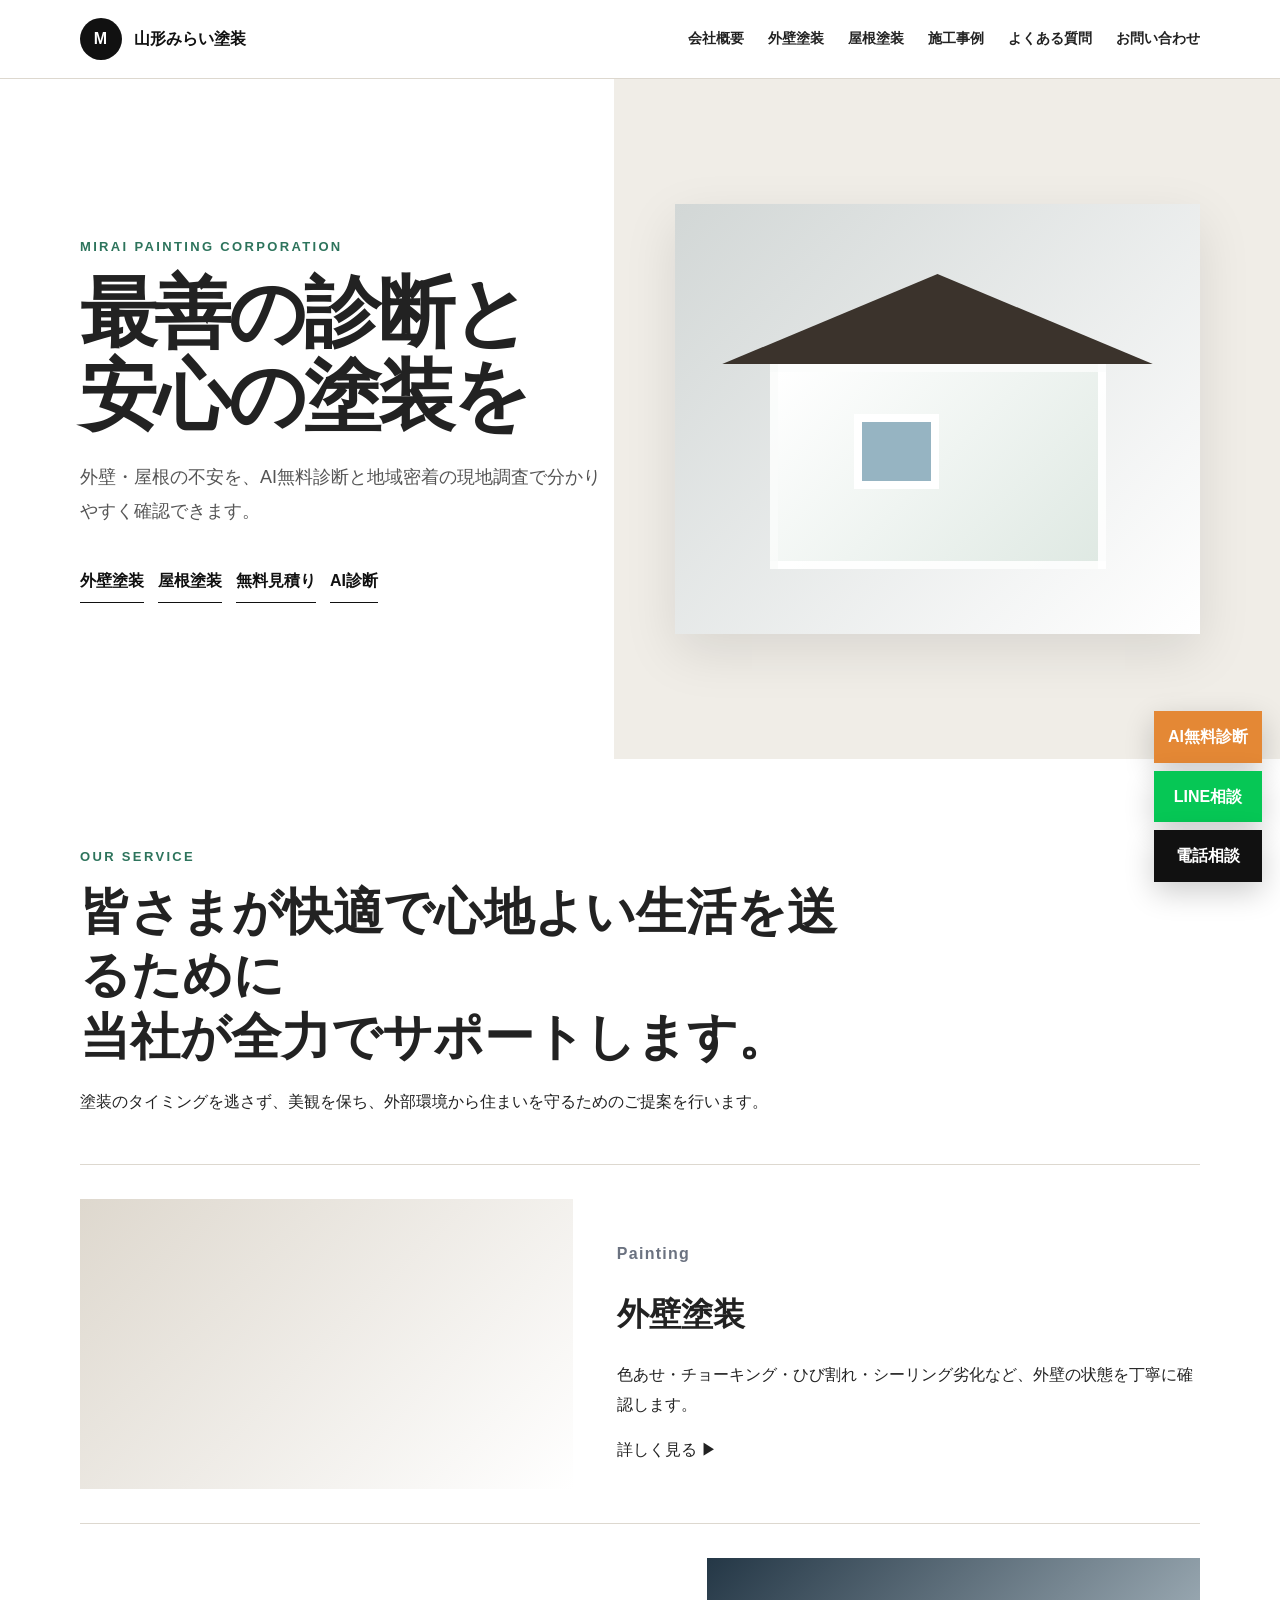
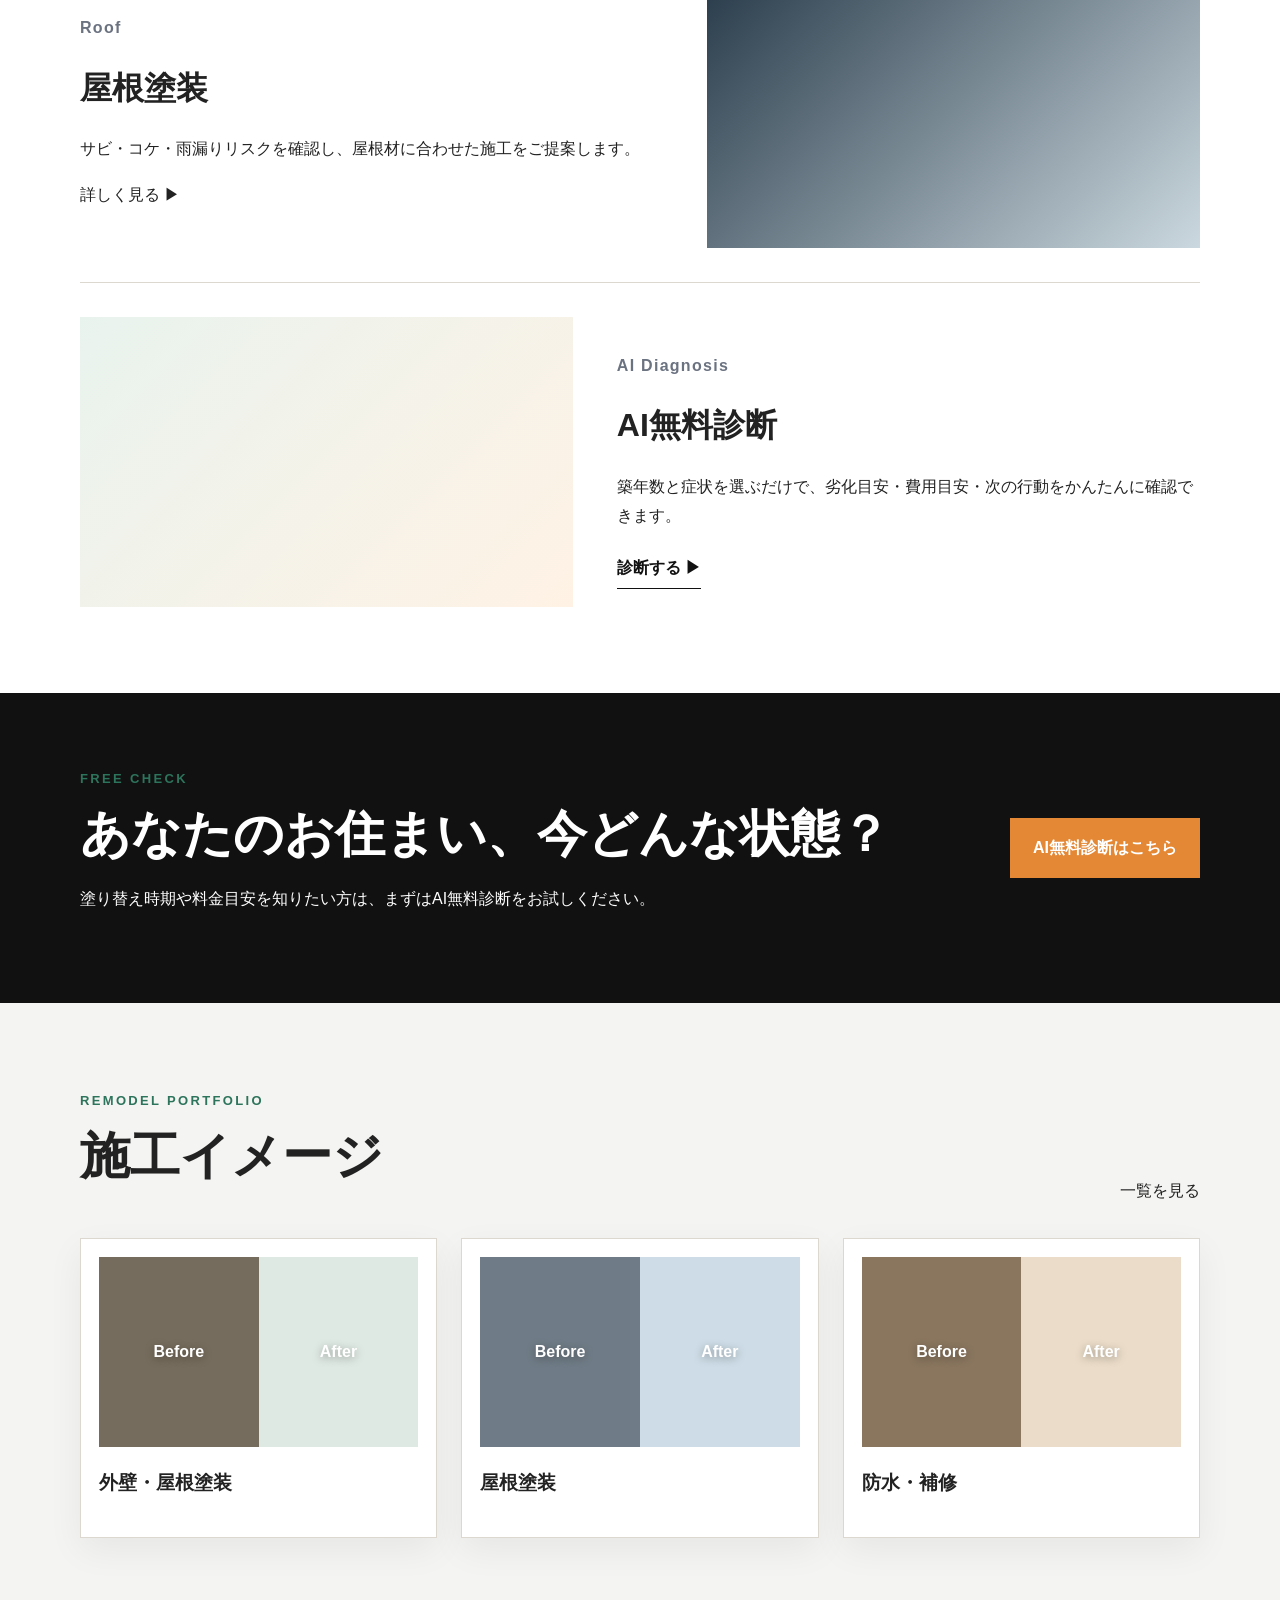
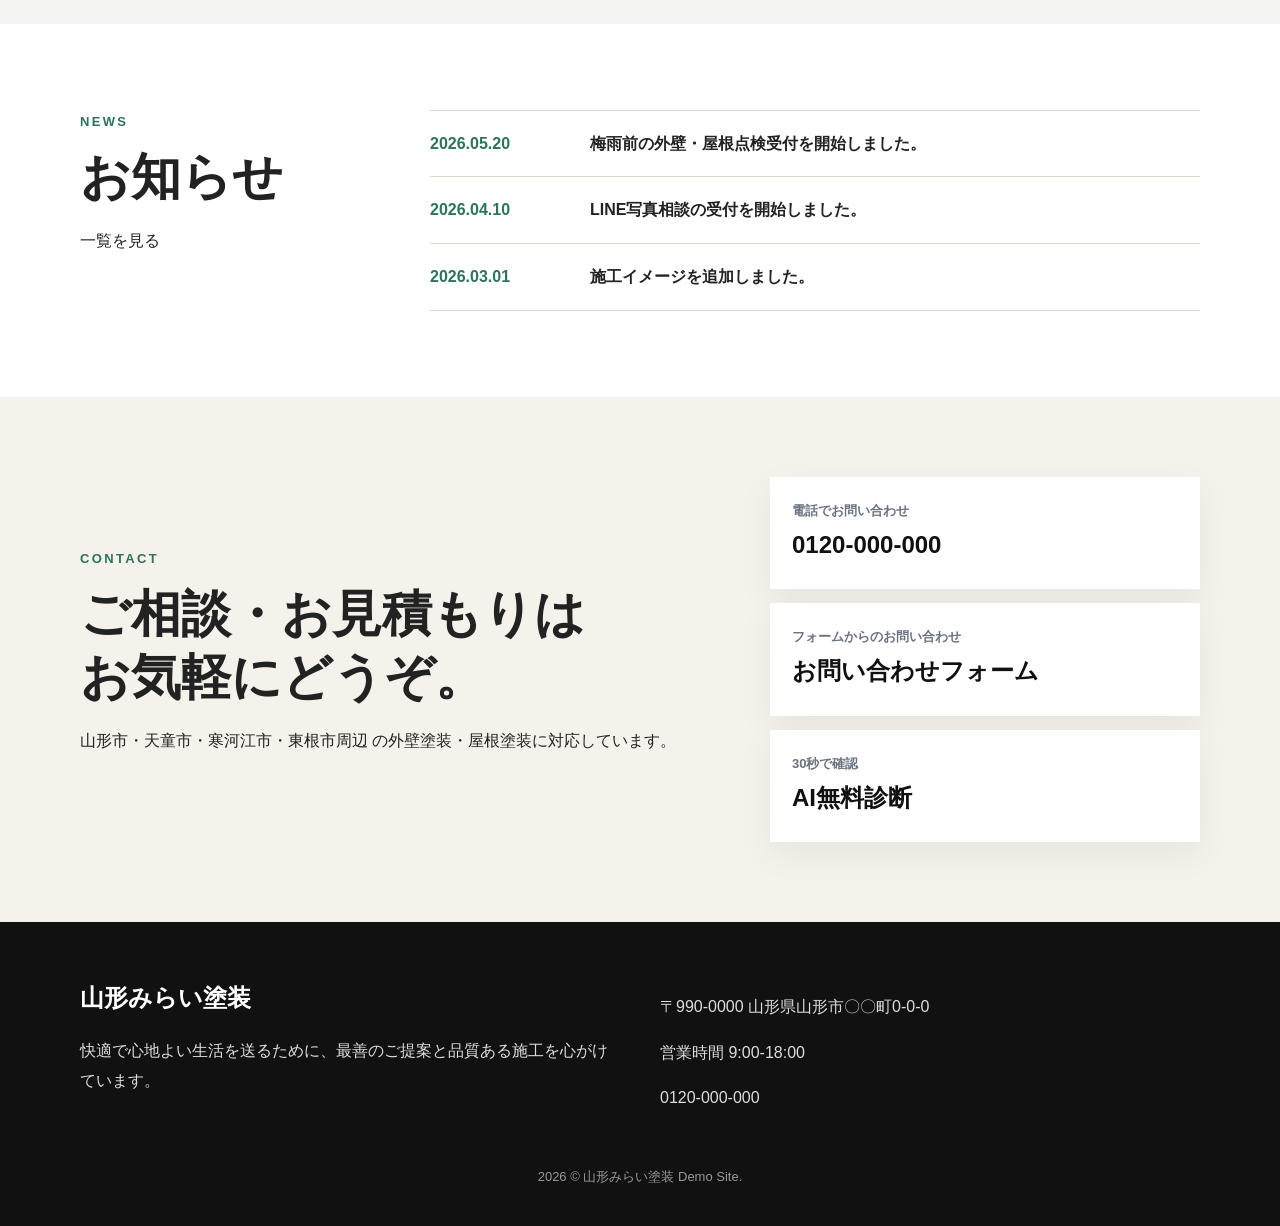
<file: index.html>
<!DOCTYPE html>
<html lang="ja">
<head>
  <meta charset="UTF-8">
  <meta name="viewport" content="width=device-width, initial-scale=1.0">
  <title>ホーム｜山形みらい塗装</title>
  <meta name="description" content="山形みらい塗装のデモサイト。AI無料診断つき外壁塗装・屋根塗装ホームページ。">
  <link rel="stylesheet" href="style.css">
</head>
<body>

<header class="site-header">
  <div class="container header-inner">
    <a href="index.html" class="logo">
      <span class="logo-symbol">M</span>
      <span>山形みらい塗装</span>
    </a>
    <button class="menu-toggle" type="button" aria-label="メニュー">☰</button>
    <nav class="global-nav">
      <a href="company.html">会社概要</a>
      <a href="gaiheki.html">外壁塗装</a>
      <a href="yane.html">屋根塗装</a>
      <a href="works.html">施工事例</a>
      <a href="faq.html">よくある質問</a>
      <a href="contact.html">お問い合わせ</a>
    </nav>
  </div>
</header>

<main>

<section class="hero">
  <div class="container hero-inner">
    <div class="hero-text">
      <p class="hero-en">Mirai Painting Corporation</p>
      <h1><span>最善</span>の診断と<br><span>安心</span>の塗装を</h1>
      <p class="hero-copy">外壁・屋根の不安を、AI無料診断と地域密着の現地調査で分かりやすく確認できます。</p>
      <div class="hero-links">
        <a href="gaiheki.html">外壁塗装</a>
        <a href="yane.html">屋根塗装</a>
        <a href="contact.html">無料見積り</a>
        <button class="text-btn js-open-ai" type="button">AI診断</button>
      </div>
    </div>
    <div class="hero-visual">
      <div class="visual-frame">
        <div class="visual-roof"></div>
        <div class="visual-wall"></div>
        <div class="visual-window"></div>
      </div>
    </div>
  </div>
</section>

<section class="service-section">
  <div class="container">
    <div class="section-lead">
      <p class="en-title">OUR SERVICE</p>
      <h2>皆さまが快適で心地よい生活を送るために<br>当社が全力でサポートします。</h2>
      <p>塗装のタイミングを逃さず、美観を保ち、外部環境から住まいを守るためのご提案を行います。</p>
    </div>

    <div class="service-list">
      <article class="service-item">
        <div class="service-image paint"></div>
        <div class="service-content">
          <p class="service-en">Painting</p>
          <h3>外壁塗装</h3>
          <p>色あせ・チョーキング・ひび割れ・シーリング劣化など、外壁の状態を丁寧に確認します。</p>
          <a href="gaiheki.html">詳しく見る ▶</a>
        </div>
      </article>
      <article class="service-item reverse">
        <div class="service-image roof"></div>
        <div class="service-content">
          <p class="service-en">Roof</p>
          <h3>屋根塗装</h3>
          <p>サビ・コケ・雨漏りリスクを確認し、屋根材に合わせた施工をご提案します。</p>
          <a href="yane.html">詳しく見る ▶</a>
        </div>
      </article>
      <article class="service-item">
        <div class="service-image ai"></div>
        <div class="service-content">
          <p class="service-en">AI Diagnosis</p>
          <h3>AI無料診断</h3>
          <p>築年数と症状を選ぶだけで、劣化目安・費用目安・次の行動をかんたんに確認できます。</p>
          <button class="text-btn js-open-ai" type="button">診断する ▶</button>
        </div>
      </article>
    </div>
  </div>
</section>

<section class="wide-cta">
  <div class="container wide-cta-inner">
    <div>
      <p class="en-title">FREE CHECK</p>
      <h2>あなたのお住まい、今どんな状態？</h2>
      <p>塗り替え時期や料金目安を知りたい方は、まずはAI無料診断をお試しください。</p>
    </div>
    <button class="btn primary js-open-ai" type="button">AI無料診断はこちら</button>
  </div>
</section>

<section class="portfolio-section">
  <div class="container">
    <div class="section-title-row">
      <div>
        <p class="en-title">REMODEL PORTFOLIO</p>
        <h2>施工イメージ</h2>
      </div>
      <a href="works.html">一覧を見る</a>
    </div>
    <div class="portfolio-grid">
      <a href="works.html" class="portfolio-card">
        <div class="before-after green"><span>Before</span><span>After</span></div>
        <h3>外壁・屋根塗装</h3>
      </a>
      <a href="works.html" class="portfolio-card">
        <div class="before-after navy"><span>Before</span><span>After</span></div>
        <h3>屋根塗装</h3>
      </a>
      <a href="works.html" class="portfolio-card">
        <div class="before-after beige"><span>Before</span><span>After</span></div>
        <h3>防水・補修</h3>
      </a>
    </div>
  </div>
</section>

<section class="news-section">
  <div class="container news-grid">
    <div>
      <p class="en-title">NEWS</p>
      <h2>お知らせ</h2>
      <a href="#" class="news-more">一覧を見る</a>
    </div>
    <div class="news-list">
      <a href="#"><span>2026.05.20</span><strong>梅雨前の外壁・屋根点検受付を開始しました。</strong></a>
      <a href="#"><span>2026.04.10</span><strong>LINE写真相談の受付を開始しました。</strong></a>
      <a href="#"><span>2026.03.01</span><strong>施工イメージを追加しました。</strong></a>
    </div>
  </div>
</section>

</main>

<div class="fixed-actions">
  <button class="fixed-action ai js-open-ai" type="button">AI無料診断</button>
  <a class="fixed-action line" href="#">LINE相談</a>
  <a class="fixed-action tel" href="tel:0120000000">電話相談</a>
</div>

<div class="ai-modal" id="aiModal" aria-hidden="true">
  <div class="ai-bg js-close-ai"></div>
  <div class="ai-box" role="dialog" aria-modal="true">
    <button class="ai-close js-close-ai" type="button">×</button>
    <p class="en-title">AI DIAGNOSIS</p>
    <h2>外壁・屋根のかんたん診断</h2>
    <p class="muted">築年数と症状を選ぶだけで、劣化目安・料金目安・次の行動を表示します。</p>
    <form id="aiForm" class="ai-form">
      <label>築年数
        <select name="age" required>
          <option value="">選択してください</option>
          <option>10年未満</option>
          <option>10〜15年</option>
          <option>15〜20年</option>
          <option>20年以上</option>
        </select>
      </label>
      <label>気になる症状
        <select name="symptom" required>
          <option value="">選択してください</option>
          <option>色あせ</option>
          <option>ひび割れ</option>
          <option>コケ・カビ</option>
          <option>チョーキング</option>
          <option>雨漏り</option>
          <option>よく分からない</option>
        </select>
      </label>
      <label>相談内容
        <select name="target" required>
          <option value="">選択してください</option>
          <option>外壁塗装</option>
          <option>屋根塗装</option>
          <option>外壁と屋根</option>
          <option>まず相談したい</option>
        </select>
      </label>
      <label>希望連絡方法
        <select name="contact" required>
          <option value="">選択してください</option>
          <option>電話</option>
          <option>メール</option>
          <option>LINE</option>
        </select>
      </label>
      <button class="btn primary wide" type="submit">診断結果を見る</button>
    </form>
    <div id="aiResult" class="ai-result" hidden></div>
  </div>
</div>


<section class="bottom-contact">
  <div class="container bottom-contact-grid">
    <div>
      <p class="en-title">CONTACT</p>
      <h2>ご相談・お見積もりは<br>お気軽にどうぞ。</h2>
      <p>山形市・天童市・寒河江市・東根市周辺 の外壁塗装・屋根塗装に対応しています。</p>
    </div>
    <div class="contact-buttons">
      <a class="tel-card" href="tel:0120000000">
        <span>電話でお問い合わせ</span>
        <strong>0120-000-000</strong>
      </a>
      <a class="form-card" href="contact.html">
        <span>フォームからのお問い合わせ</span>
        <strong>お問い合わせフォーム</strong>
      </a>
      <button class="form-card js-open-ai" type="button">
        <span>30秒で確認</span>
        <strong>AI無料診断</strong>
      </button>
    </div>
  </div>
</section>

<footer class="site-footer">
  <div class="container footer-inner">
    <div>
      <a href="index.html" class="footer-logo">山形みらい塗装</a>
      <p>快適で心地よい生活を送るために、最善のご提案と品質ある施工を心がけています。</p>
    </div>
    <div>
      <p>〒990-0000 山形県山形市〇〇町0-0-0</p>
      <p>営業時間 9:00-18:00</p>
      <p>0120-000-000</p>
    </div>
  </div>
  <p class="copyright">2026 © 山形みらい塗装 Demo Site.</p>
</footer>

<script src="script.js"></script>
</body>
</html>
</file>
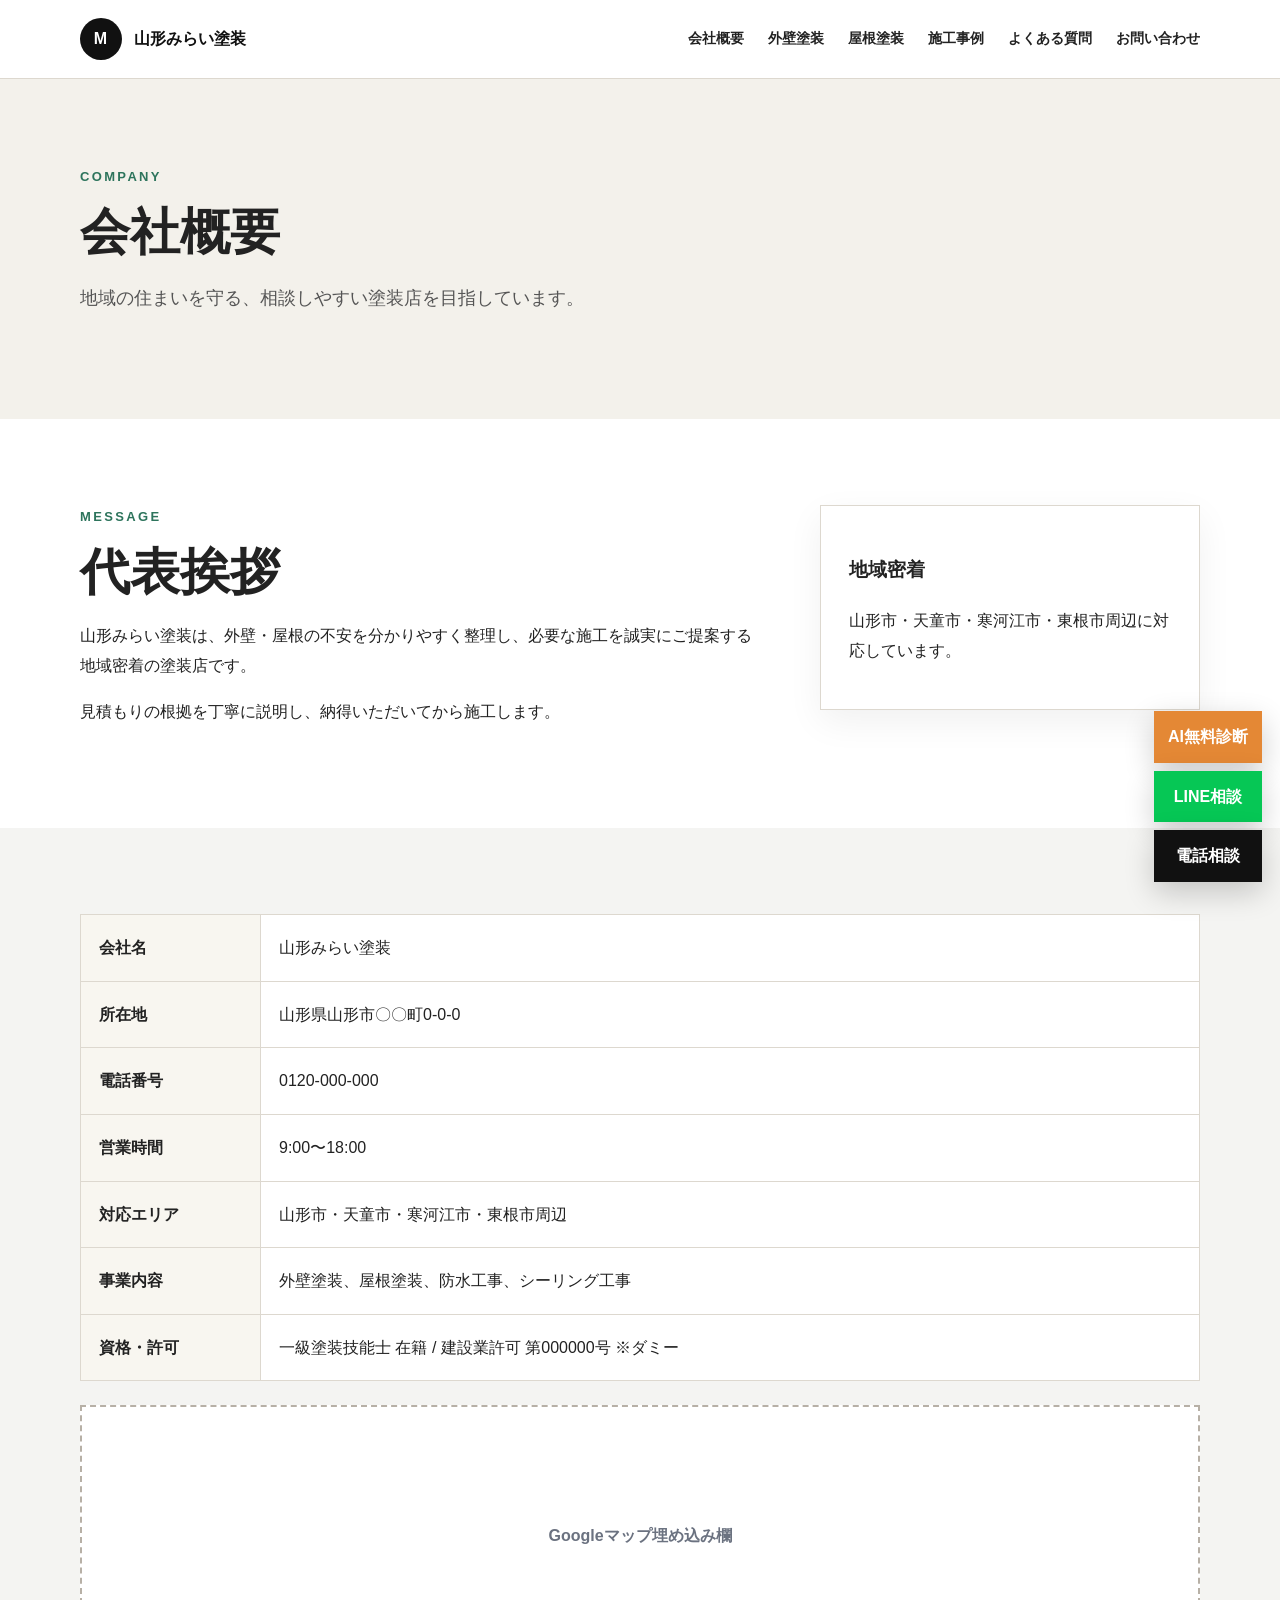
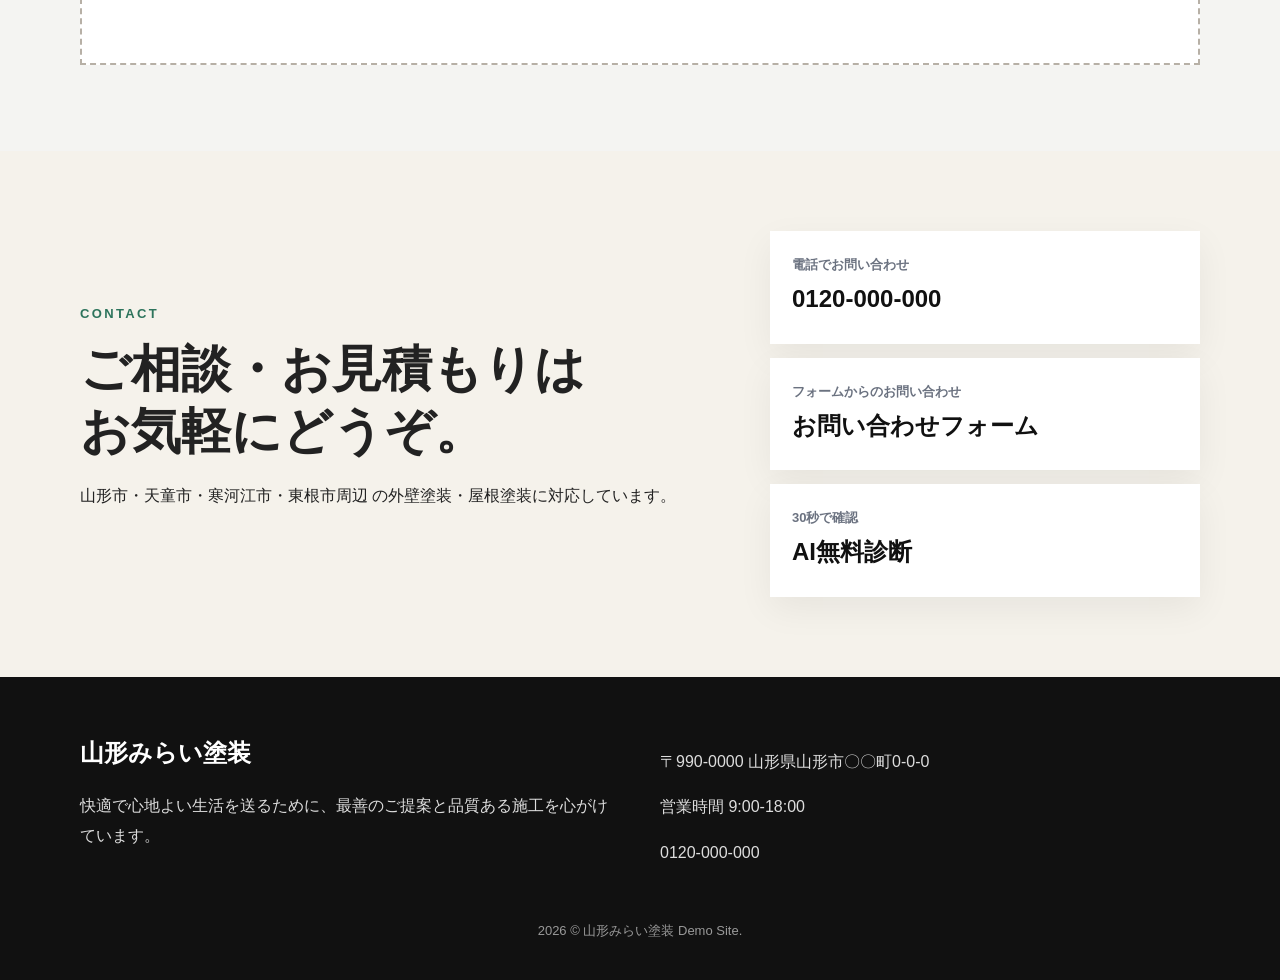
<file: company.html>
<!DOCTYPE html>
<html lang="ja">
<head>
  <meta charset="UTF-8">
  <meta name="viewport" content="width=device-width, initial-scale=1.0">
  <title>会社概要｜山形みらい塗装</title>
  <meta name="description" content="山形みらい塗装のデモサイト。AI無料診断つき外壁塗装・屋根塗装ホームページ。">
  <link rel="stylesheet" href="style.css">
</head>
<body>

<header class="site-header">
  <div class="container header-inner">
    <a href="index.html" class="logo">
      <span class="logo-symbol">M</span>
      <span>山形みらい塗装</span>
    </a>
    <button class="menu-toggle" type="button" aria-label="メニュー">☰</button>
    <nav class="global-nav">
      <a href="company.html">会社概要</a>
      <a href="gaiheki.html">外壁塗装</a>
      <a href="yane.html">屋根塗装</a>
      <a href="works.html">施工事例</a>
      <a href="faq.html">よくある質問</a>
      <a href="contact.html">お問い合わせ</a>
    </nav>
  </div>
</header>

<main>

<section class="sub-hero">
  <div class="container">
    <p class="en-title">COMPANY</p>
    <h1>会社概要</h1>
    <p>地域の住まいを守る、相談しやすい塗装店を目指しています。</p>
  </div>
</section>

<section class="content-section">
  <div class="container two-column">
    <div>
      <p class="en-title">MESSAGE</p>
      <h2>代表挨拶</h2>
      <p>山形みらい塗装は、外壁・屋根の不安を分かりやすく整理し、必要な施工を誠実にご提案する地域密着の塗装店です。</p>
      <p>見積もりの根拠を丁寧に説明し、納得いただいてから施工します。</p>
    </div>
    <div class="info-box">
      <h3>地域密着</h3>
      <p>山形市・天童市・寒河江市・東根市周辺に対応しています。</p>
    </div>
  </div>
</section>

<section class="content-section gray">
  <div class="container">
    <table class="company-table">
      <tr><th>会社名</th><td>山形みらい塗装</td></tr>
      <tr><th>所在地</th><td>山形県山形市〇〇町0-0-0</td></tr>
      <tr><th>電話番号</th><td>0120-000-000</td></tr>
      <tr><th>営業時間</th><td>9:00〜18:00</td></tr>
      <tr><th>対応エリア</th><td>山形市・天童市・寒河江市・東根市周辺</td></tr>
      <tr><th>事業内容</th><td>外壁塗装、屋根塗装、防水工事、シーリング工事</td></tr>
      <tr><th>資格・許可</th><td>一級塗装技能士 在籍 / 建設業許可 第000000号 ※ダミー</td></tr>
    </table>
    <div class="map-box">Googleマップ埋め込み欄</div>
  </div>
</section>

</main>

<div class="fixed-actions">
  <button class="fixed-action ai js-open-ai" type="button">AI無料診断</button>
  <a class="fixed-action line" href="#">LINE相談</a>
  <a class="fixed-action tel" href="tel:0120000000">電話相談</a>
</div>

<div class="ai-modal" id="aiModal" aria-hidden="true">
  <div class="ai-bg js-close-ai"></div>
  <div class="ai-box" role="dialog" aria-modal="true">
    <button class="ai-close js-close-ai" type="button">×</button>
    <p class="en-title">AI DIAGNOSIS</p>
    <h2>外壁・屋根のかんたん診断</h2>
    <p class="muted">築年数と症状を選ぶだけで、劣化目安・料金目安・次の行動を表示します。</p>
    <form id="aiForm" class="ai-form">
      <label>築年数
        <select name="age" required>
          <option value="">選択してください</option>
          <option>10年未満</option>
          <option>10〜15年</option>
          <option>15〜20年</option>
          <option>20年以上</option>
        </select>
      </label>
      <label>気になる症状
        <select name="symptom" required>
          <option value="">選択してください</option>
          <option>色あせ</option>
          <option>ひび割れ</option>
          <option>コケ・カビ</option>
          <option>チョーキング</option>
          <option>雨漏り</option>
          <option>よく分からない</option>
        </select>
      </label>
      <label>相談内容
        <select name="target" required>
          <option value="">選択してください</option>
          <option>外壁塗装</option>
          <option>屋根塗装</option>
          <option>外壁と屋根</option>
          <option>まず相談したい</option>
        </select>
      </label>
      <label>希望連絡方法
        <select name="contact" required>
          <option value="">選択してください</option>
          <option>電話</option>
          <option>メール</option>
          <option>LINE</option>
        </select>
      </label>
      <button class="btn primary wide" type="submit">診断結果を見る</button>
    </form>
    <div id="aiResult" class="ai-result" hidden></div>
  </div>
</div>


<section class="bottom-contact">
  <div class="container bottom-contact-grid">
    <div>
      <p class="en-title">CONTACT</p>
      <h2>ご相談・お見積もりは<br>お気軽にどうぞ。</h2>
      <p>山形市・天童市・寒河江市・東根市周辺 の外壁塗装・屋根塗装に対応しています。</p>
    </div>
    <div class="contact-buttons">
      <a class="tel-card" href="tel:0120000000">
        <span>電話でお問い合わせ</span>
        <strong>0120-000-000</strong>
      </a>
      <a class="form-card" href="contact.html">
        <span>フォームからのお問い合わせ</span>
        <strong>お問い合わせフォーム</strong>
      </a>
      <button class="form-card js-open-ai" type="button">
        <span>30秒で確認</span>
        <strong>AI無料診断</strong>
      </button>
    </div>
  </div>
</section>

<footer class="site-footer">
  <div class="container footer-inner">
    <div>
      <a href="index.html" class="footer-logo">山形みらい塗装</a>
      <p>快適で心地よい生活を送るために、最善のご提案と品質ある施工を心がけています。</p>
    </div>
    <div>
      <p>〒990-0000 山形県山形市〇〇町0-0-0</p>
      <p>営業時間 9:00-18:00</p>
      <p>0120-000-000</p>
    </div>
  </div>
  <p class="copyright">2026 © 山形みらい塗装 Demo Site.</p>
</footer>

<script src="script.js"></script>
</body>
</html>
</file>
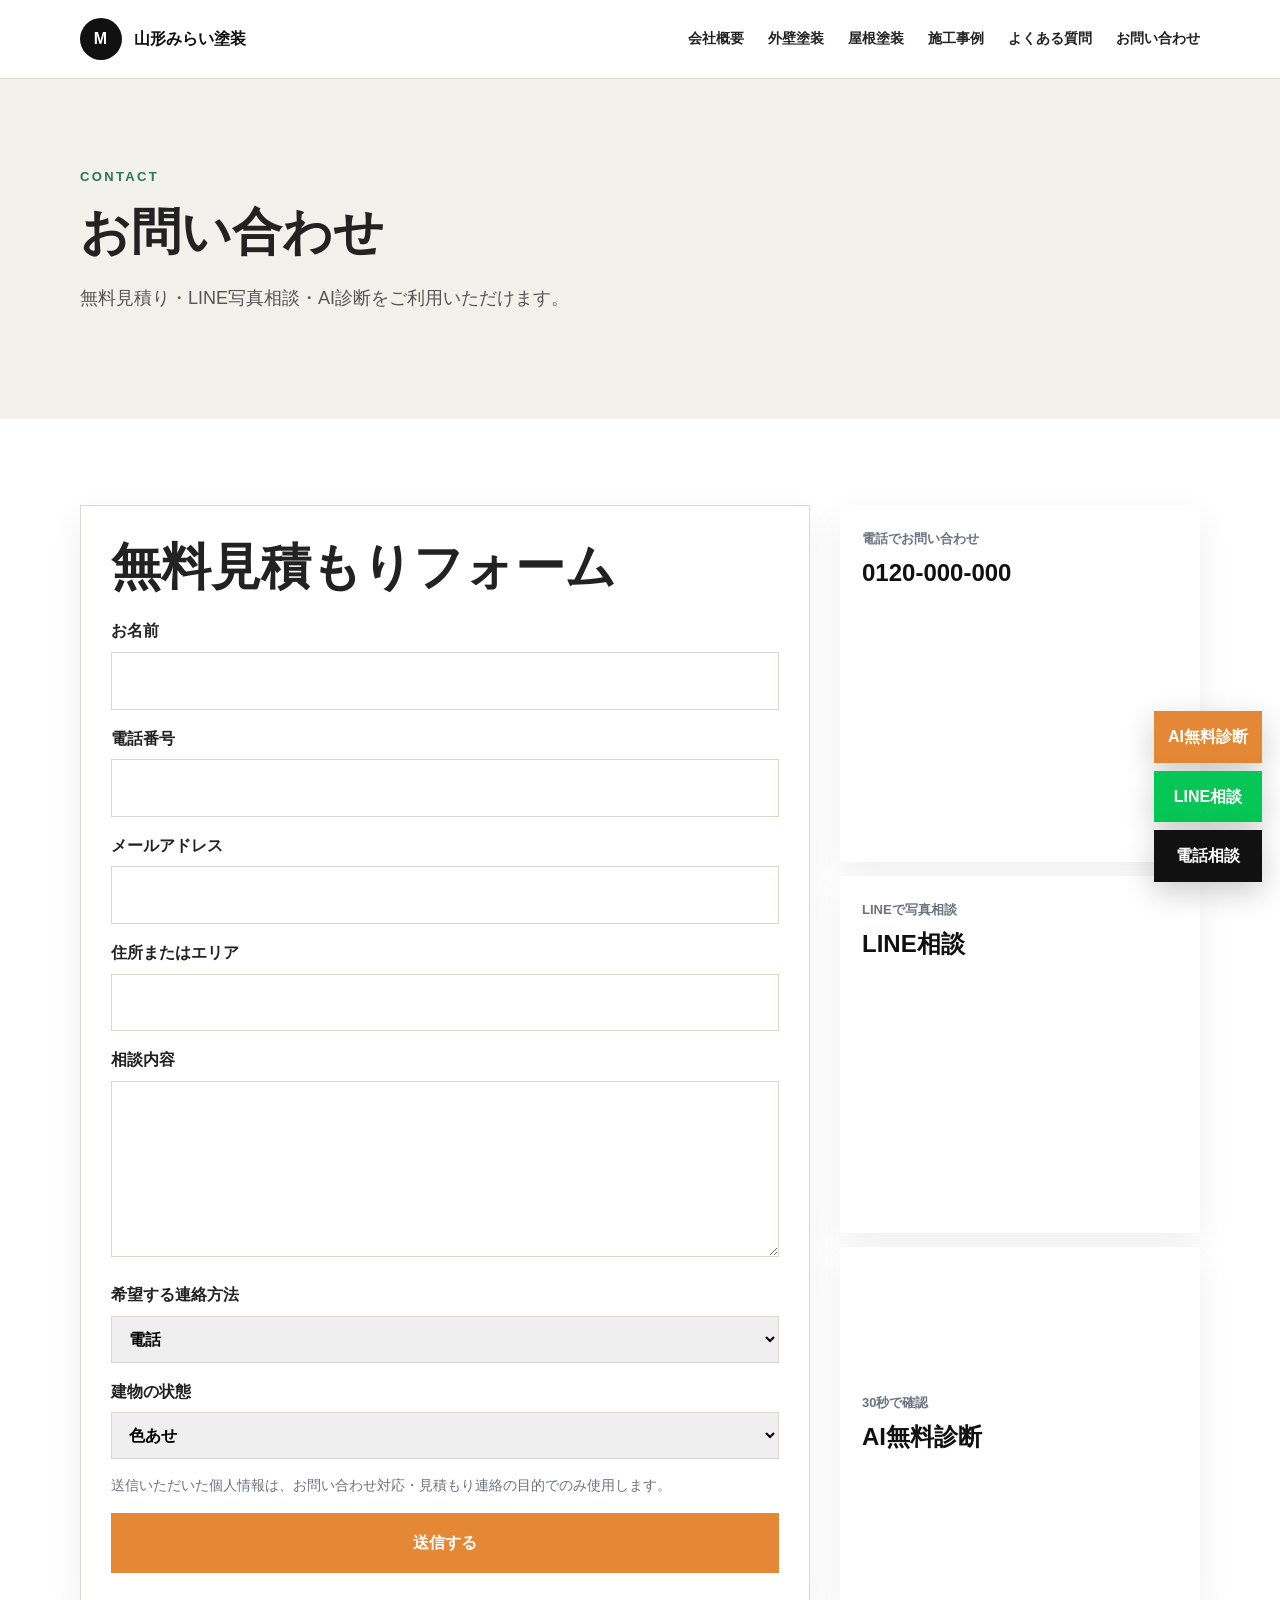
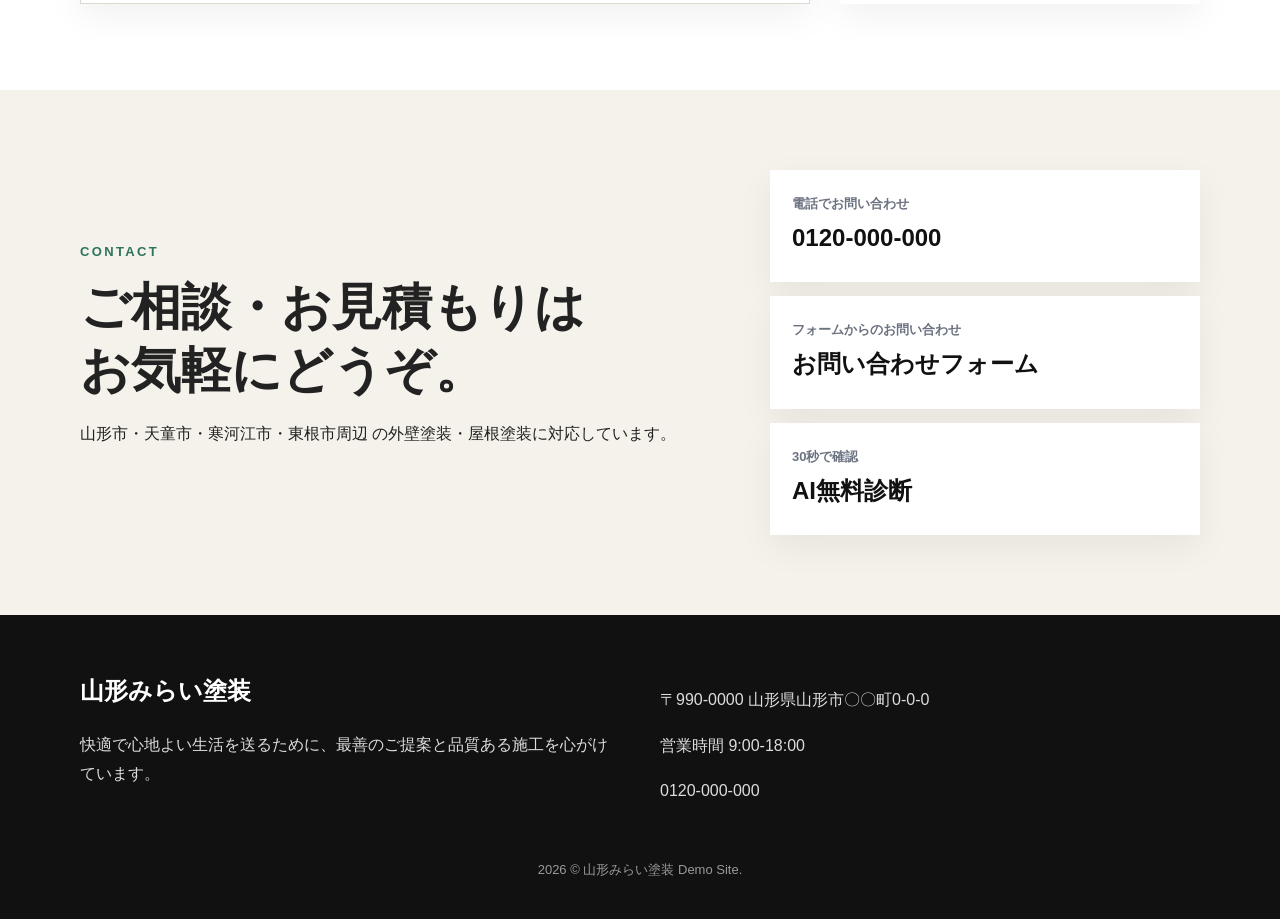
<file: contact.html>
<!DOCTYPE html>
<html lang="ja">
<head>
  <meta charset="UTF-8">
  <meta name="viewport" content="width=device-width, initial-scale=1.0">
  <title>お問い合わせ｜山形みらい塗装</title>
  <meta name="description" content="山形みらい塗装のデモサイト。AI無料診断つき外壁塗装・屋根塗装ホームページ。">
  <link rel="stylesheet" href="style.css">
</head>
<body>

<header class="site-header">
  <div class="container header-inner">
    <a href="index.html" class="logo">
      <span class="logo-symbol">M</span>
      <span>山形みらい塗装</span>
    </a>
    <button class="menu-toggle" type="button" aria-label="メニュー">☰</button>
    <nav class="global-nav">
      <a href="company.html">会社概要</a>
      <a href="gaiheki.html">外壁塗装</a>
      <a href="yane.html">屋根塗装</a>
      <a href="works.html">施工事例</a>
      <a href="faq.html">よくある質問</a>
      <a href="contact.html">お問い合わせ</a>
    </nav>
  </div>
</header>

<main>

<section class="sub-hero">
  <div class="container">
    <p class="en-title">CONTACT</p>
    <h1>お問い合わせ</h1>
    <p>無料見積り・LINE写真相談・AI診断をご利用いただけます。</p>
  </div>
</section>

<section class="content-section">
  <div class="container contact-grid">
    <form class="contact-form" action="https://formspree.io/f/your-id" method="POST">
      <h2>無料見積もりフォーム</h2>
      <label>お名前<input type="text" name="name" required></label>
      <label>電話番号<input type="tel" name="tel" required></label>
      <label>メールアドレス<input type="email" name="email"></label>
      <label>住所またはエリア<input type="text" name="area"></label>
      <label>相談内容<textarea name="message" rows="5"></textarea></label>
      <label>希望する連絡方法
        <select name="contact_method"><option>電話</option><option>メール</option><option>LINE</option></select>
      </label>
      <label>建物の状態
        <select name="condition"><option>色あせ</option><option>ひび割れ</option><option>コケ・カビ</option><option>雨漏り</option><option>よく分からない</option></select>
      </label>
      <p class="privacy">送信いただいた個人情報は、お問い合わせ対応・見積もり連絡の目的でのみ使用します。</p>
      <button class="btn primary wide" type="submit">送信する</button>
    </form>
    <aside class="contact-side">
      <a class="tel-card" href="tel:0120000000"><span>電話でお問い合わせ</span><strong>0120-000-000</strong></a>
      <a class="form-card" href="#"><span>LINEで写真相談</span><strong>LINE相談</strong></a>
      <button class="form-card js-open-ai" type="button"><span>30秒で確認</span><strong>AI無料診断</strong></button>
    </aside>
  </div>
</section>

</main>

<div class="fixed-actions">
  <button class="fixed-action ai js-open-ai" type="button">AI無料診断</button>
  <a class="fixed-action line" href="#">LINE相談</a>
  <a class="fixed-action tel" href="tel:0120000000">電話相談</a>
</div>

<div class="ai-modal" id="aiModal" aria-hidden="true">
  <div class="ai-bg js-close-ai"></div>
  <div class="ai-box" role="dialog" aria-modal="true">
    <button class="ai-close js-close-ai" type="button">×</button>
    <p class="en-title">AI DIAGNOSIS</p>
    <h2>外壁・屋根のかんたん診断</h2>
    <p class="muted">築年数と症状を選ぶだけで、劣化目安・料金目安・次の行動を表示します。</p>
    <form id="aiForm" class="ai-form">
      <label>築年数
        <select name="age" required>
          <option value="">選択してください</option>
          <option>10年未満</option>
          <option>10〜15年</option>
          <option>15〜20年</option>
          <option>20年以上</option>
        </select>
      </label>
      <label>気になる症状
        <select name="symptom" required>
          <option value="">選択してください</option>
          <option>色あせ</option>
          <option>ひび割れ</option>
          <option>コケ・カビ</option>
          <option>チョーキング</option>
          <option>雨漏り</option>
          <option>よく分からない</option>
        </select>
      </label>
      <label>相談内容
        <select name="target" required>
          <option value="">選択してください</option>
          <option>外壁塗装</option>
          <option>屋根塗装</option>
          <option>外壁と屋根</option>
          <option>まず相談したい</option>
        </select>
      </label>
      <label>希望連絡方法
        <select name="contact" required>
          <option value="">選択してください</option>
          <option>電話</option>
          <option>メール</option>
          <option>LINE</option>
        </select>
      </label>
      <button class="btn primary wide" type="submit">診断結果を見る</button>
    </form>
    <div id="aiResult" class="ai-result" hidden></div>
  </div>
</div>


<section class="bottom-contact">
  <div class="container bottom-contact-grid">
    <div>
      <p class="en-title">CONTACT</p>
      <h2>ご相談・お見積もりは<br>お気軽にどうぞ。</h2>
      <p>山形市・天童市・寒河江市・東根市周辺 の外壁塗装・屋根塗装に対応しています。</p>
    </div>
    <div class="contact-buttons">
      <a class="tel-card" href="tel:0120000000">
        <span>電話でお問い合わせ</span>
        <strong>0120-000-000</strong>
      </a>
      <a class="form-card" href="contact.html">
        <span>フォームからのお問い合わせ</span>
        <strong>お問い合わせフォーム</strong>
      </a>
      <button class="form-card js-open-ai" type="button">
        <span>30秒で確認</span>
        <strong>AI無料診断</strong>
      </button>
    </div>
  </div>
</section>

<footer class="site-footer">
  <div class="container footer-inner">
    <div>
      <a href="index.html" class="footer-logo">山形みらい塗装</a>
      <p>快適で心地よい生活を送るために、最善のご提案と品質ある施工を心がけています。</p>
    </div>
    <div>
      <p>〒990-0000 山形県山形市〇〇町0-0-0</p>
      <p>営業時間 9:00-18:00</p>
      <p>0120-000-000</p>
    </div>
  </div>
  <p class="copyright">2026 © 山形みらい塗装 Demo Site.</p>
</footer>

<script src="script.js"></script>
</body>
</html>
</file>
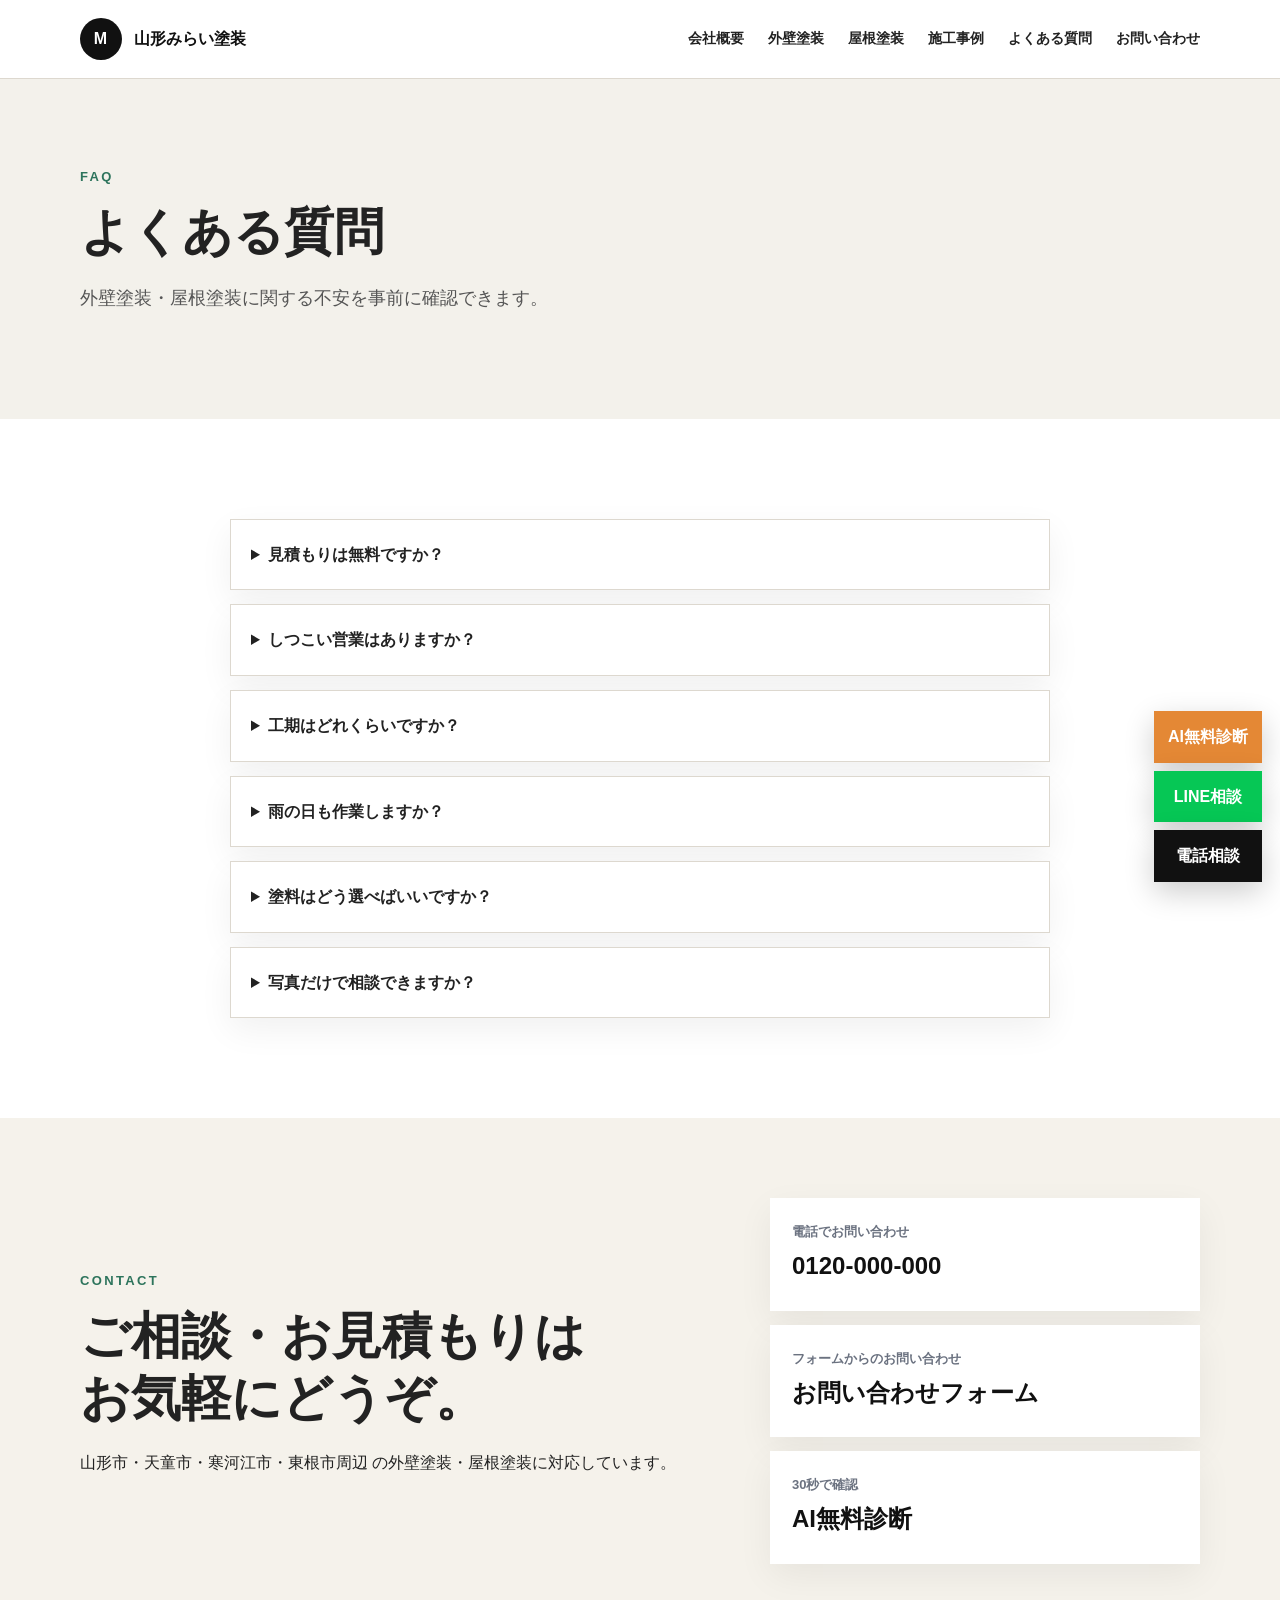
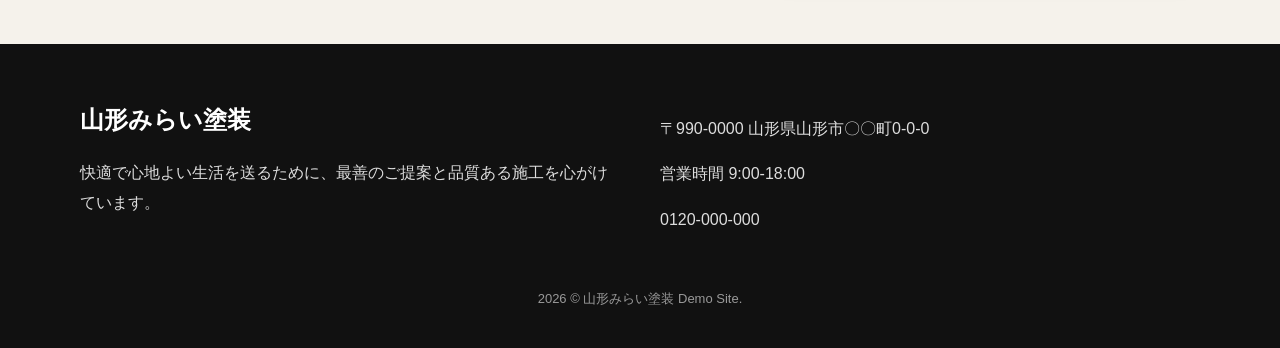
<file: faq.html>
<!DOCTYPE html>
<html lang="ja">
<head>
  <meta charset="UTF-8">
  <meta name="viewport" content="width=device-width, initial-scale=1.0">
  <title>よくある質問｜山形みらい塗装</title>
  <meta name="description" content="山形みらい塗装のデモサイト。AI無料診断つき外壁塗装・屋根塗装ホームページ。">
  <link rel="stylesheet" href="style.css">
</head>
<body>

<header class="site-header">
  <div class="container header-inner">
    <a href="index.html" class="logo">
      <span class="logo-symbol">M</span>
      <span>山形みらい塗装</span>
    </a>
    <button class="menu-toggle" type="button" aria-label="メニュー">☰</button>
    <nav class="global-nav">
      <a href="company.html">会社概要</a>
      <a href="gaiheki.html">外壁塗装</a>
      <a href="yane.html">屋根塗装</a>
      <a href="works.html">施工事例</a>
      <a href="faq.html">よくある質問</a>
      <a href="contact.html">お問い合わせ</a>
    </nav>
  </div>
</header>

<main>

<section class="sub-hero">
  <div class="container">
    <p class="en-title">FAQ</p>
    <h1>よくある質問</h1>
    <p>外壁塗装・屋根塗装に関する不安を事前に確認できます。</p>
  </div>
</section>

<section class="content-section">
  <div class="container narrow">
    <details><summary>見積もりは無料ですか？</summary><p>はい。現地調査・お見積もりは無料です。</p></details>
    <details><summary>しつこい営業はありますか？</summary><p>ありません。必要な工事を分かりやすく説明します。</p></details>
    <details><summary>工期はどれくらいですか？</summary><p>外壁塗装は10〜14日、屋根塗装は5〜10日が目安です。</p></details>
    <details><summary>雨の日も作業しますか？</summary><p>品質に関わるため、雨天時の塗装作業は基本的に行いません。</p></details>
    <details><summary>塗料はどう選べばいいですか？</summary><p>予算・耐久性・住まい方に合わせてご提案します。</p></details>
    <details><summary>写真だけで相談できますか？</summary><p>はい。LINEで写真を送ると確認がスムーズです。</p></details>
  </div>
</section>

</main>

<div class="fixed-actions">
  <button class="fixed-action ai js-open-ai" type="button">AI無料診断</button>
  <a class="fixed-action line" href="#">LINE相談</a>
  <a class="fixed-action tel" href="tel:0120000000">電話相談</a>
</div>

<div class="ai-modal" id="aiModal" aria-hidden="true">
  <div class="ai-bg js-close-ai"></div>
  <div class="ai-box" role="dialog" aria-modal="true">
    <button class="ai-close js-close-ai" type="button">×</button>
    <p class="en-title">AI DIAGNOSIS</p>
    <h2>外壁・屋根のかんたん診断</h2>
    <p class="muted">築年数と症状を選ぶだけで、劣化目安・料金目安・次の行動を表示します。</p>
    <form id="aiForm" class="ai-form">
      <label>築年数
        <select name="age" required>
          <option value="">選択してください</option>
          <option>10年未満</option>
          <option>10〜15年</option>
          <option>15〜20年</option>
          <option>20年以上</option>
        </select>
      </label>
      <label>気になる症状
        <select name="symptom" required>
          <option value="">選択してください</option>
          <option>色あせ</option>
          <option>ひび割れ</option>
          <option>コケ・カビ</option>
          <option>チョーキング</option>
          <option>雨漏り</option>
          <option>よく分からない</option>
        </select>
      </label>
      <label>相談内容
        <select name="target" required>
          <option value="">選択してください</option>
          <option>外壁塗装</option>
          <option>屋根塗装</option>
          <option>外壁と屋根</option>
          <option>まず相談したい</option>
        </select>
      </label>
      <label>希望連絡方法
        <select name="contact" required>
          <option value="">選択してください</option>
          <option>電話</option>
          <option>メール</option>
          <option>LINE</option>
        </select>
      </label>
      <button class="btn primary wide" type="submit">診断結果を見る</button>
    </form>
    <div id="aiResult" class="ai-result" hidden></div>
  </div>
</div>


<section class="bottom-contact">
  <div class="container bottom-contact-grid">
    <div>
      <p class="en-title">CONTACT</p>
      <h2>ご相談・お見積もりは<br>お気軽にどうぞ。</h2>
      <p>山形市・天童市・寒河江市・東根市周辺 の外壁塗装・屋根塗装に対応しています。</p>
    </div>
    <div class="contact-buttons">
      <a class="tel-card" href="tel:0120000000">
        <span>電話でお問い合わせ</span>
        <strong>0120-000-000</strong>
      </a>
      <a class="form-card" href="contact.html">
        <span>フォームからのお問い合わせ</span>
        <strong>お問い合わせフォーム</strong>
      </a>
      <button class="form-card js-open-ai" type="button">
        <span>30秒で確認</span>
        <strong>AI無料診断</strong>
      </button>
    </div>
  </div>
</section>

<footer class="site-footer">
  <div class="container footer-inner">
    <div>
      <a href="index.html" class="footer-logo">山形みらい塗装</a>
      <p>快適で心地よい生活を送るために、最善のご提案と品質ある施工を心がけています。</p>
    </div>
    <div>
      <p>〒990-0000 山形県山形市〇〇町0-0-0</p>
      <p>営業時間 9:00-18:00</p>
      <p>0120-000-000</p>
    </div>
  </div>
  <p class="copyright">2026 © 山形みらい塗装 Demo Site.</p>
</footer>

<script src="script.js"></script>
</body>
</html>
</file>
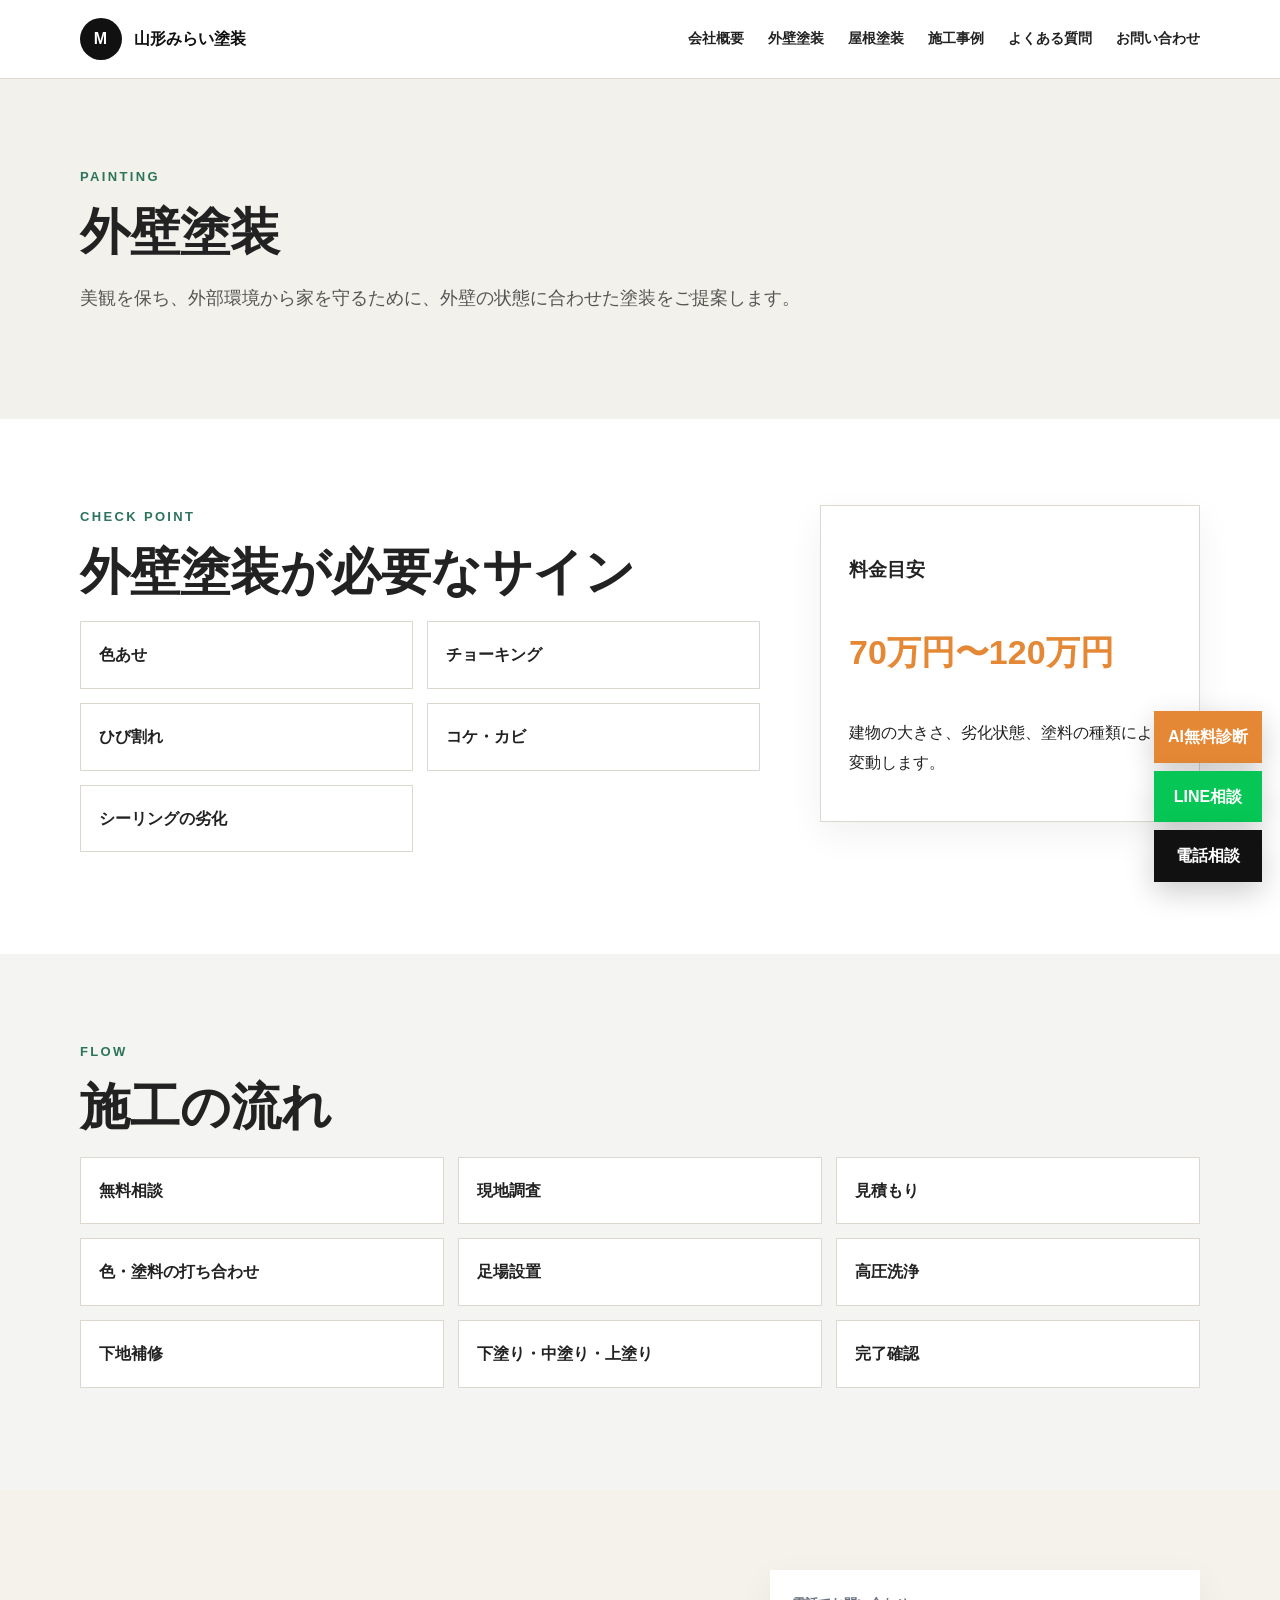
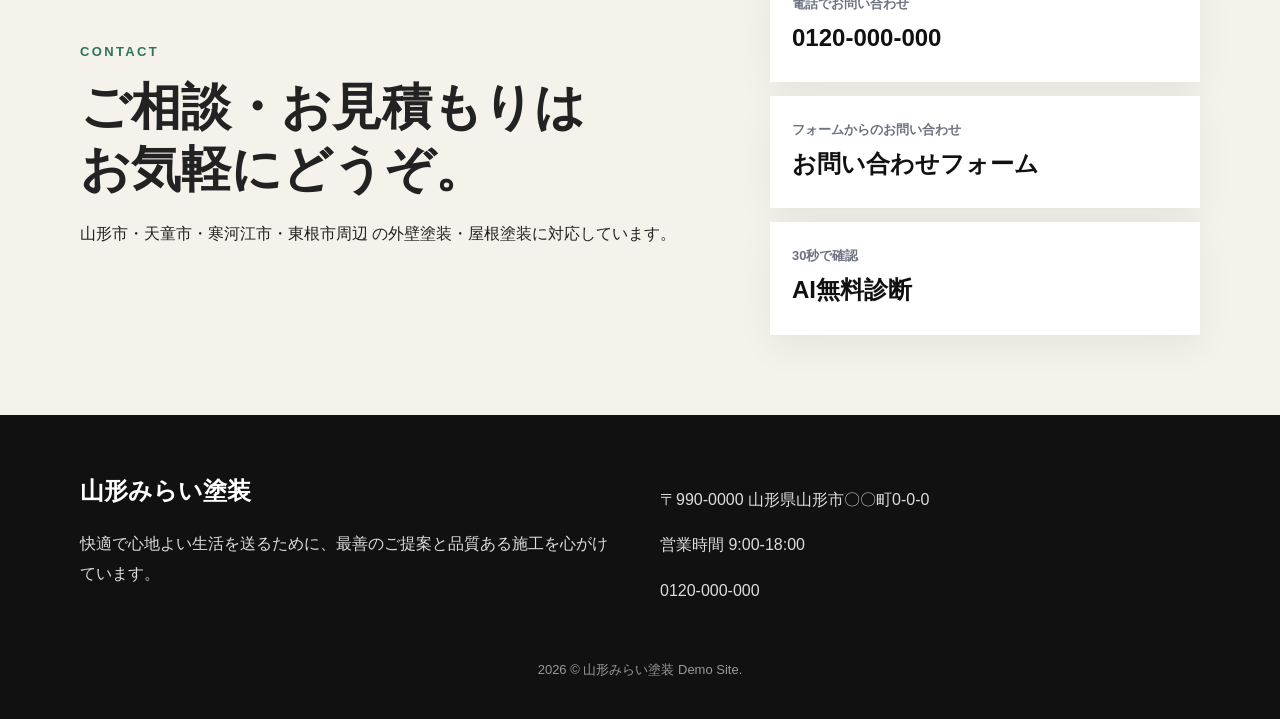
<file: gaiheki.html>
<!DOCTYPE html>
<html lang="ja">
<head>
  <meta charset="UTF-8">
  <meta name="viewport" content="width=device-width, initial-scale=1.0">
  <title>外壁塗装｜山形みらい塗装</title>
  <meta name="description" content="山形みらい塗装のデモサイト。AI無料診断つき外壁塗装・屋根塗装ホームページ。">
  <link rel="stylesheet" href="style.css">
</head>
<body>

<header class="site-header">
  <div class="container header-inner">
    <a href="index.html" class="logo">
      <span class="logo-symbol">M</span>
      <span>山形みらい塗装</span>
    </a>
    <button class="menu-toggle" type="button" aria-label="メニュー">☰</button>
    <nav class="global-nav">
      <a href="company.html">会社概要</a>
      <a href="gaiheki.html">外壁塗装</a>
      <a href="yane.html">屋根塗装</a>
      <a href="works.html">施工事例</a>
      <a href="faq.html">よくある質問</a>
      <a href="contact.html">お問い合わせ</a>
    </nav>
  </div>
</header>

<main>

<section class="sub-hero">
  <div class="container">
    <p class="en-title">PAINTING</p>
    <h1>外壁塗装</h1>
    <p>美観を保ち、外部環境から家を守るために、外壁の状態に合わせた塗装をご提案します。</p>
  </div>
</section>

<section class="content-section">
  <div class="container two-column">
    <div>
      <p class="en-title">CHECK POINT</p>
      <h2>外壁塗装が必要なサイン</h2>
      <ul class="simple-list">
        <li>色あせ</li>
        <li>チョーキング</li>
        <li>ひび割れ</li>
        <li>コケ・カビ</li>
        <li>シーリングの劣化</li>
      </ul>
    </div>
    <div class="info-box">
      <h3>料金目安</h3>
      <p class="price">70万円〜120万円</p>
      <p>建物の大きさ、劣化状態、塗料の種類により変動します。</p>
    </div>
  </div>
</section>

<section class="content-section gray">
  <div class="container">
    <p class="en-title">FLOW</p>
    <h2>施工の流れ</h2>
    <ol class="flow-list">
      <li>無料相談</li>
      <li>現地調査</li>
      <li>見積もり</li>
      <li>色・塗料の打ち合わせ</li>
      <li>足場設置</li>
      <li>高圧洗浄</li>
      <li>下地補修</li>
      <li>下塗り・中塗り・上塗り</li>
      <li>完了確認</li>
    </ol>
  </div>
</section>

</main>

<div class="fixed-actions">
  <button class="fixed-action ai js-open-ai" type="button">AI無料診断</button>
  <a class="fixed-action line" href="#">LINE相談</a>
  <a class="fixed-action tel" href="tel:0120000000">電話相談</a>
</div>

<div class="ai-modal" id="aiModal" aria-hidden="true">
  <div class="ai-bg js-close-ai"></div>
  <div class="ai-box" role="dialog" aria-modal="true">
    <button class="ai-close js-close-ai" type="button">×</button>
    <p class="en-title">AI DIAGNOSIS</p>
    <h2>外壁・屋根のかんたん診断</h2>
    <p class="muted">築年数と症状を選ぶだけで、劣化目安・料金目安・次の行動を表示します。</p>
    <form id="aiForm" class="ai-form">
      <label>築年数
        <select name="age" required>
          <option value="">選択してください</option>
          <option>10年未満</option>
          <option>10〜15年</option>
          <option>15〜20年</option>
          <option>20年以上</option>
        </select>
      </label>
      <label>気になる症状
        <select name="symptom" required>
          <option value="">選択してください</option>
          <option>色あせ</option>
          <option>ひび割れ</option>
          <option>コケ・カビ</option>
          <option>チョーキング</option>
          <option>雨漏り</option>
          <option>よく分からない</option>
        </select>
      </label>
      <label>相談内容
        <select name="target" required>
          <option value="">選択してください</option>
          <option>外壁塗装</option>
          <option>屋根塗装</option>
          <option>外壁と屋根</option>
          <option>まず相談したい</option>
        </select>
      </label>
      <label>希望連絡方法
        <select name="contact" required>
          <option value="">選択してください</option>
          <option>電話</option>
          <option>メール</option>
          <option>LINE</option>
        </select>
      </label>
      <button class="btn primary wide" type="submit">診断結果を見る</button>
    </form>
    <div id="aiResult" class="ai-result" hidden></div>
  </div>
</div>


<section class="bottom-contact">
  <div class="container bottom-contact-grid">
    <div>
      <p class="en-title">CONTACT</p>
      <h2>ご相談・お見積もりは<br>お気軽にどうぞ。</h2>
      <p>山形市・天童市・寒河江市・東根市周辺 の外壁塗装・屋根塗装に対応しています。</p>
    </div>
    <div class="contact-buttons">
      <a class="tel-card" href="tel:0120000000">
        <span>電話でお問い合わせ</span>
        <strong>0120-000-000</strong>
      </a>
      <a class="form-card" href="contact.html">
        <span>フォームからのお問い合わせ</span>
        <strong>お問い合わせフォーム</strong>
      </a>
      <button class="form-card js-open-ai" type="button">
        <span>30秒で確認</span>
        <strong>AI無料診断</strong>
      </button>
    </div>
  </div>
</section>

<footer class="site-footer">
  <div class="container footer-inner">
    <div>
      <a href="index.html" class="footer-logo">山形みらい塗装</a>
      <p>快適で心地よい生活を送るために、最善のご提案と品質ある施工を心がけています。</p>
    </div>
    <div>
      <p>〒990-0000 山形県山形市〇〇町0-0-0</p>
      <p>営業時間 9:00-18:00</p>
      <p>0120-000-000</p>
    </div>
  </div>
  <p class="copyright">2026 © 山形みらい塗装 Demo Site.</p>
</footer>

<script src="script.js"></script>
</body>
</html>
</file>
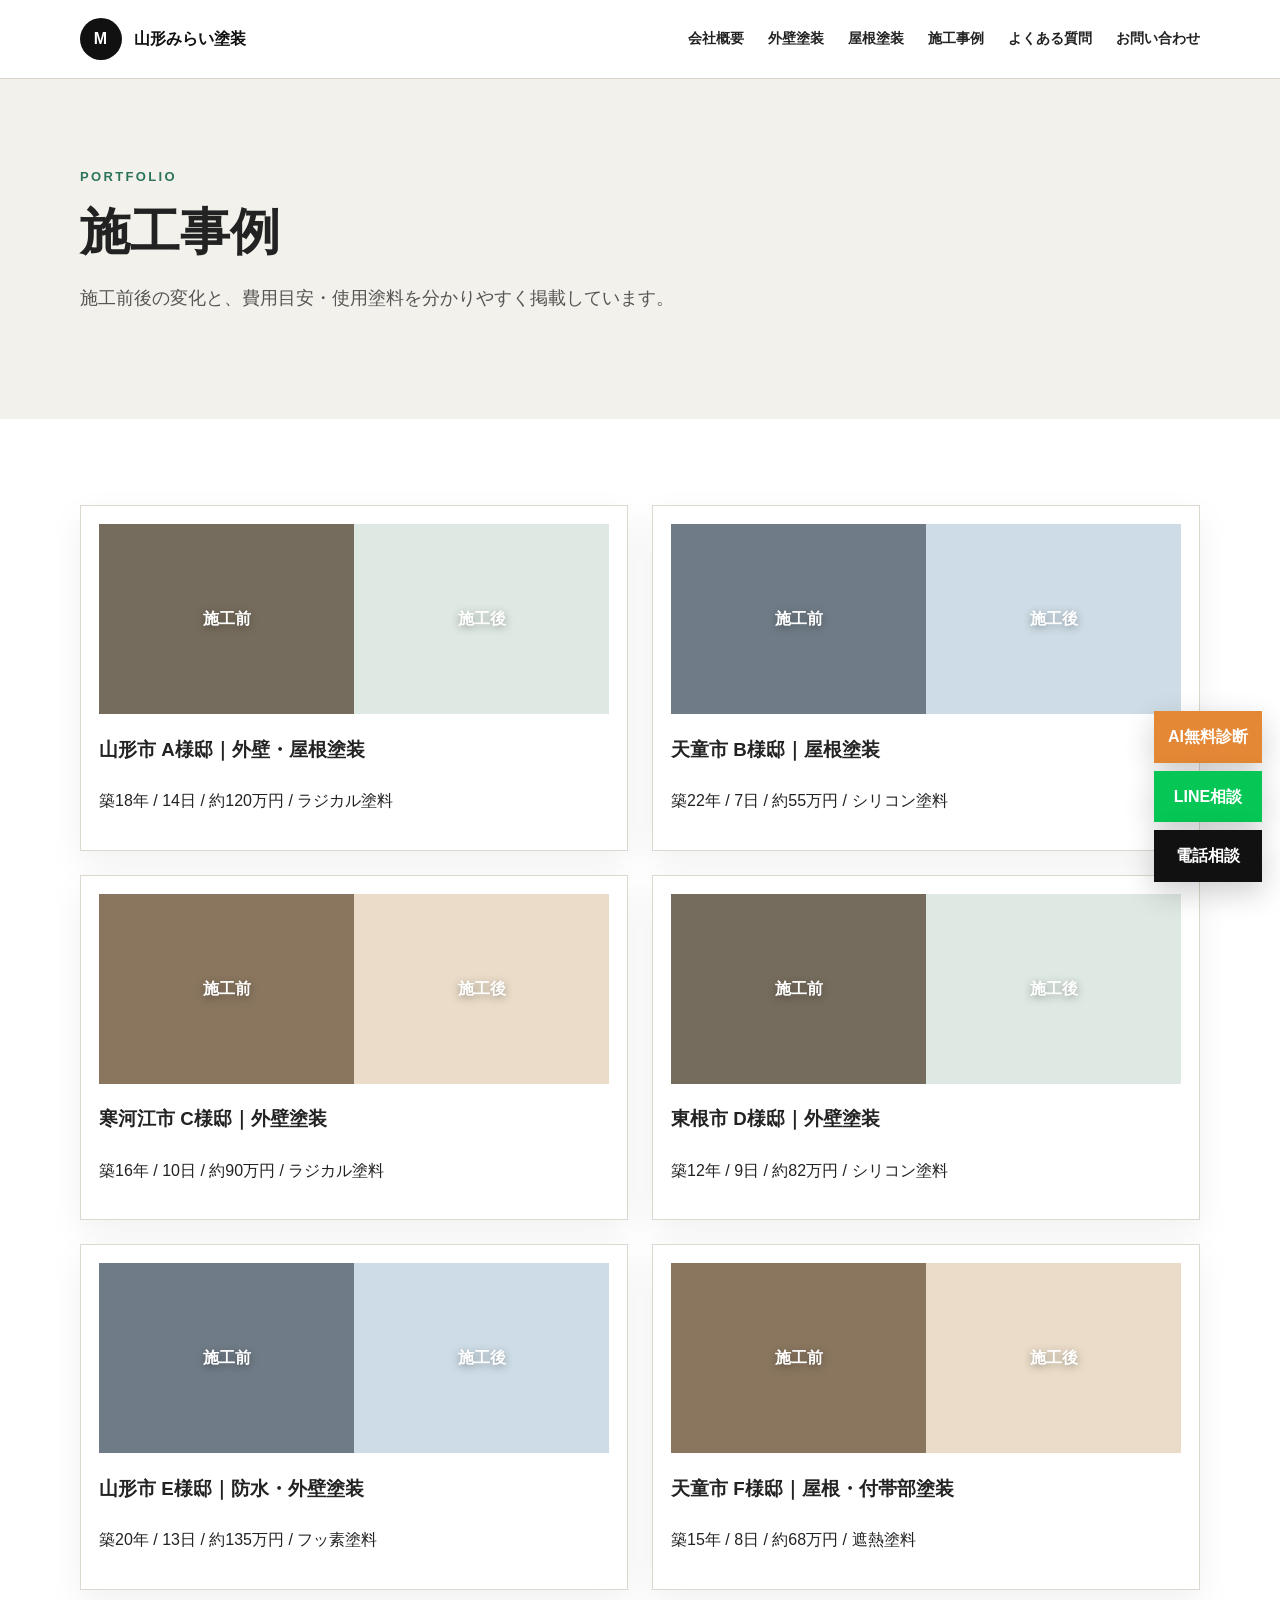
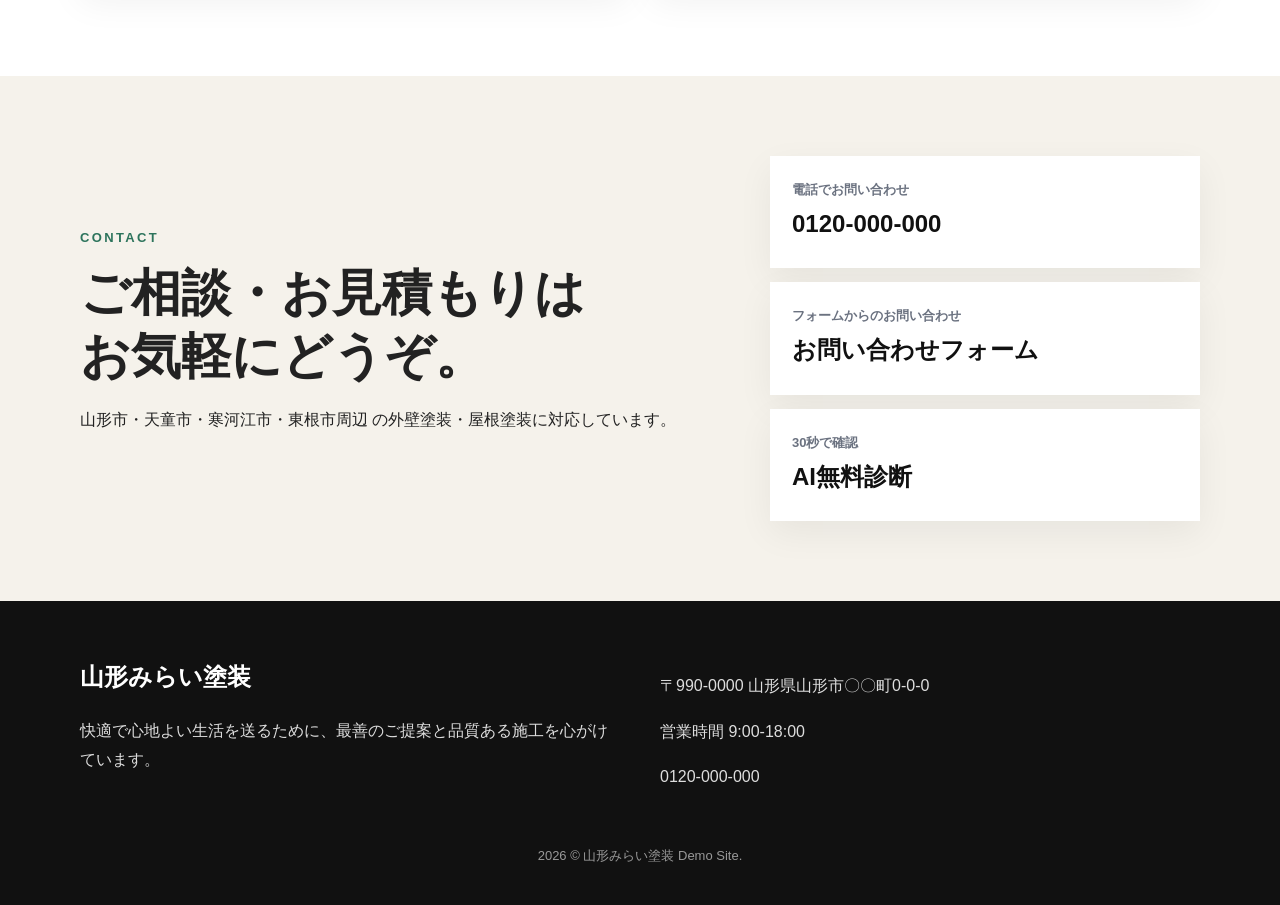
<file: works.html>
<!DOCTYPE html>
<html lang="ja">
<head>
  <meta charset="UTF-8">
  <meta name="viewport" content="width=device-width, initial-scale=1.0">
  <title>施工事例｜山形みらい塗装</title>
  <meta name="description" content="山形みらい塗装のデモサイト。AI無料診断つき外壁塗装・屋根塗装ホームページ。">
  <link rel="stylesheet" href="style.css">
</head>
<body>

<header class="site-header">
  <div class="container header-inner">
    <a href="index.html" class="logo">
      <span class="logo-symbol">M</span>
      <span>山形みらい塗装</span>
    </a>
    <button class="menu-toggle" type="button" aria-label="メニュー">☰</button>
    <nav class="global-nav">
      <a href="company.html">会社概要</a>
      <a href="gaiheki.html">外壁塗装</a>
      <a href="yane.html">屋根塗装</a>
      <a href="works.html">施工事例</a>
      <a href="faq.html">よくある質問</a>
      <a href="contact.html">お問い合わせ</a>
    </nav>
  </div>
</header>

<main>

<section class="sub-hero">
  <div class="container">
    <p class="en-title">PORTFOLIO</p>
    <h1>施工事例</h1>
    <p>施工前後の変化と、費用目安・使用塗料を分かりやすく掲載しています。</p>
  </div>
</section>

<section class="content-section">
  <div class="container works-grid">
    <article class="work-card"><div class="before-after green"><span>施工前</span><span>施工後</span></div><h3>山形市 A様邸｜外壁・屋根塗装</h3><p>築18年 / 14日 / 約120万円 / ラジカル塗料</p></article>
    <article class="work-card"><div class="before-after navy"><span>施工前</span><span>施工後</span></div><h3>天童市 B様邸｜屋根塗装</h3><p>築22年 / 7日 / 約55万円 / シリコン塗料</p></article>
    <article class="work-card"><div class="before-after beige"><span>施工前</span><span>施工後</span></div><h3>寒河江市 C様邸｜外壁塗装</h3><p>築16年 / 10日 / 約90万円 / ラジカル塗料</p></article>
    <article class="work-card"><div class="before-after green"><span>施工前</span><span>施工後</span></div><h3>東根市 D様邸｜外壁塗装</h3><p>築12年 / 9日 / 約82万円 / シリコン塗料</p></article>
    <article class="work-card"><div class="before-after navy"><span>施工前</span><span>施工後</span></div><h3>山形市 E様邸｜防水・外壁塗装</h3><p>築20年 / 13日 / 約135万円 / フッ素塗料</p></article>
    <article class="work-card"><div class="before-after beige"><span>施工前</span><span>施工後</span></div><h3>天童市 F様邸｜屋根・付帯部塗装</h3><p>築15年 / 8日 / 約68万円 / 遮熱塗料</p></article>
  </div>
</section>

</main>

<div class="fixed-actions">
  <button class="fixed-action ai js-open-ai" type="button">AI無料診断</button>
  <a class="fixed-action line" href="#">LINE相談</a>
  <a class="fixed-action tel" href="tel:0120000000">電話相談</a>
</div>

<div class="ai-modal" id="aiModal" aria-hidden="true">
  <div class="ai-bg js-close-ai"></div>
  <div class="ai-box" role="dialog" aria-modal="true">
    <button class="ai-close js-close-ai" type="button">×</button>
    <p class="en-title">AI DIAGNOSIS</p>
    <h2>外壁・屋根のかんたん診断</h2>
    <p class="muted">築年数と症状を選ぶだけで、劣化目安・料金目安・次の行動を表示します。</p>
    <form id="aiForm" class="ai-form">
      <label>築年数
        <select name="age" required>
          <option value="">選択してください</option>
          <option>10年未満</option>
          <option>10〜15年</option>
          <option>15〜20年</option>
          <option>20年以上</option>
        </select>
      </label>
      <label>気になる症状
        <select name="symptom" required>
          <option value="">選択してください</option>
          <option>色あせ</option>
          <option>ひび割れ</option>
          <option>コケ・カビ</option>
          <option>チョーキング</option>
          <option>雨漏り</option>
          <option>よく分からない</option>
        </select>
      </label>
      <label>相談内容
        <select name="target" required>
          <option value="">選択してください</option>
          <option>外壁塗装</option>
          <option>屋根塗装</option>
          <option>外壁と屋根</option>
          <option>まず相談したい</option>
        </select>
      </label>
      <label>希望連絡方法
        <select name="contact" required>
          <option value="">選択してください</option>
          <option>電話</option>
          <option>メール</option>
          <option>LINE</option>
        </select>
      </label>
      <button class="btn primary wide" type="submit">診断結果を見る</button>
    </form>
    <div id="aiResult" class="ai-result" hidden></div>
  </div>
</div>


<section class="bottom-contact">
  <div class="container bottom-contact-grid">
    <div>
      <p class="en-title">CONTACT</p>
      <h2>ご相談・お見積もりは<br>お気軽にどうぞ。</h2>
      <p>山形市・天童市・寒河江市・東根市周辺 の外壁塗装・屋根塗装に対応しています。</p>
    </div>
    <div class="contact-buttons">
      <a class="tel-card" href="tel:0120000000">
        <span>電話でお問い合わせ</span>
        <strong>0120-000-000</strong>
      </a>
      <a class="form-card" href="contact.html">
        <span>フォームからのお問い合わせ</span>
        <strong>お問い合わせフォーム</strong>
      </a>
      <button class="form-card js-open-ai" type="button">
        <span>30秒で確認</span>
        <strong>AI無料診断</strong>
      </button>
    </div>
  </div>
</section>

<footer class="site-footer">
  <div class="container footer-inner">
    <div>
      <a href="index.html" class="footer-logo">山形みらい塗装</a>
      <p>快適で心地よい生活を送るために、最善のご提案と品質ある施工を心がけています。</p>
    </div>
    <div>
      <p>〒990-0000 山形県山形市〇〇町0-0-0</p>
      <p>営業時間 9:00-18:00</p>
      <p>0120-000-000</p>
    </div>
  </div>
  <p class="copyright">2026 © 山形みらい塗装 Demo Site.</p>
</footer>

<script src="script.js"></script>
</body>
</html>
</file>
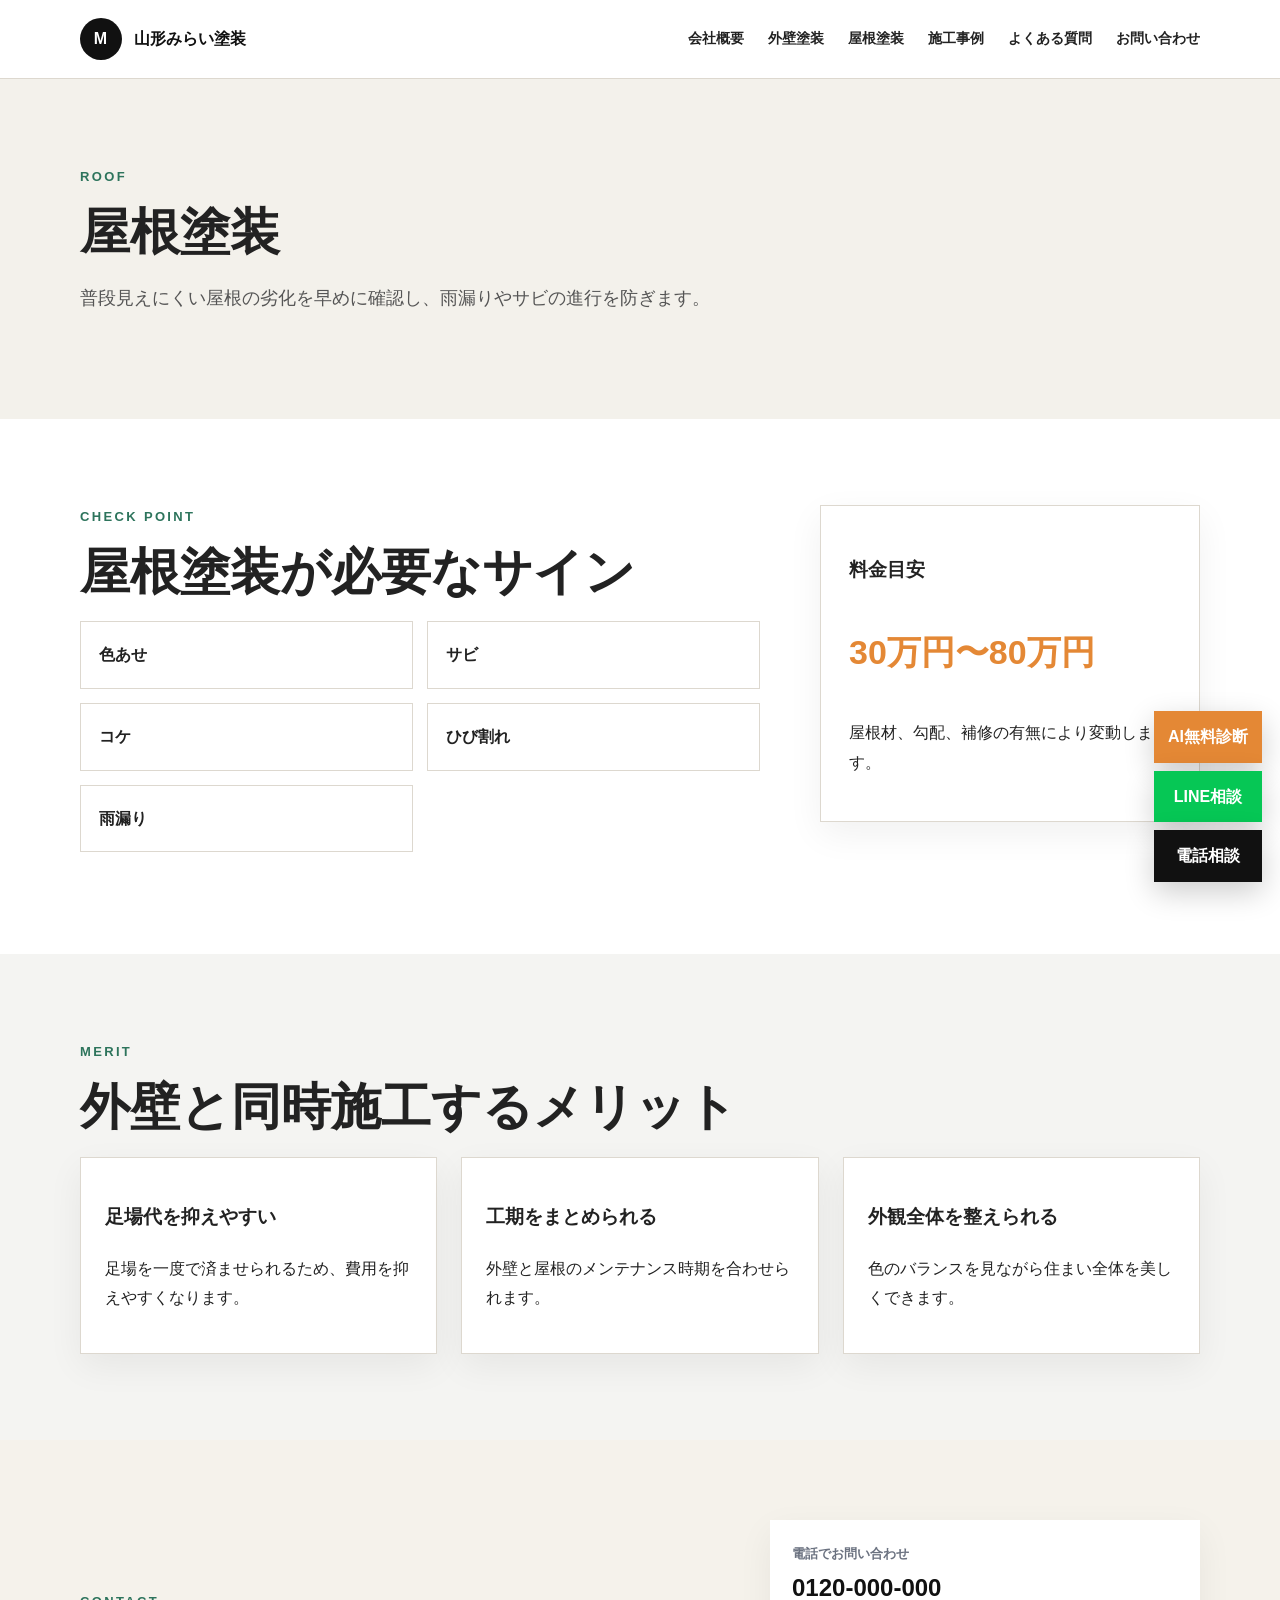
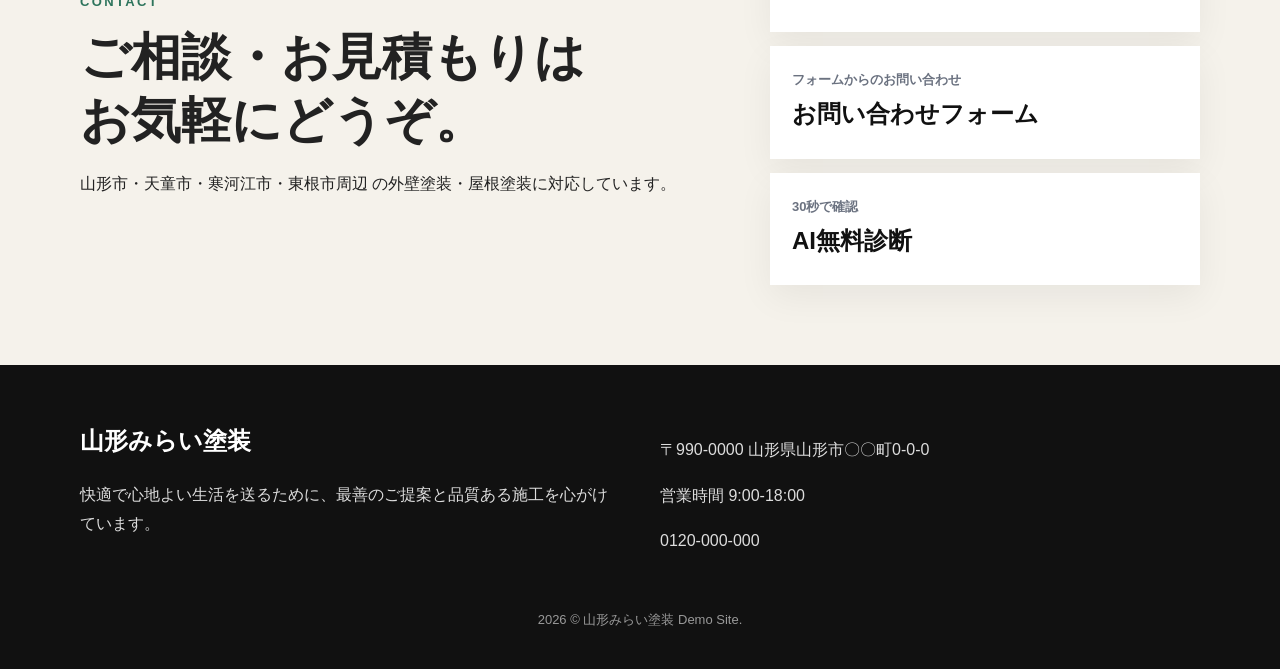
<file: yane.html>
<!DOCTYPE html>
<html lang="ja">
<head>
  <meta charset="UTF-8">
  <meta name="viewport" content="width=device-width, initial-scale=1.0">
  <title>屋根塗装｜山形みらい塗装</title>
  <meta name="description" content="山形みらい塗装のデモサイト。AI無料診断つき外壁塗装・屋根塗装ホームページ。">
  <link rel="stylesheet" href="style.css">
</head>
<body>

<header class="site-header">
  <div class="container header-inner">
    <a href="index.html" class="logo">
      <span class="logo-symbol">M</span>
      <span>山形みらい塗装</span>
    </a>
    <button class="menu-toggle" type="button" aria-label="メニュー">☰</button>
    <nav class="global-nav">
      <a href="company.html">会社概要</a>
      <a href="gaiheki.html">外壁塗装</a>
      <a href="yane.html">屋根塗装</a>
      <a href="works.html">施工事例</a>
      <a href="faq.html">よくある質問</a>
      <a href="contact.html">お問い合わせ</a>
    </nav>
  </div>
</header>

<main>

<section class="sub-hero">
  <div class="container">
    <p class="en-title">ROOF</p>
    <h1>屋根塗装</h1>
    <p>普段見えにくい屋根の劣化を早めに確認し、雨漏りやサビの進行を防ぎます。</p>
  </div>
</section>

<section class="content-section">
  <div class="container two-column">
    <div>
      <p class="en-title">CHECK POINT</p>
      <h2>屋根塗装が必要なサイン</h2>
      <ul class="simple-list">
        <li>色あせ</li>
        <li>サビ</li>
        <li>コケ</li>
        <li>ひび割れ</li>
        <li>雨漏り</li>
      </ul>
    </div>
    <div class="info-box">
      <h3>料金目安</h3>
      <p class="price">30万円〜80万円</p>
      <p>屋根材、勾配、補修の有無により変動します。</p>
    </div>
  </div>
</section>

<section class="content-section gray">
  <div class="container">
    <p class="en-title">MERIT</p>
    <h2>外壁と同時施工するメリット</h2>
    <div class="three-cards">
      <div><h3>足場代を抑えやすい</h3><p>足場を一度で済ませられるため、費用を抑えやすくなります。</p></div>
      <div><h3>工期をまとめられる</h3><p>外壁と屋根のメンテナンス時期を合わせられます。</p></div>
      <div><h3>外観全体を整えられる</h3><p>色のバランスを見ながら住まい全体を美しくできます。</p></div>
    </div>
  </div>
</section>

</main>

<div class="fixed-actions">
  <button class="fixed-action ai js-open-ai" type="button">AI無料診断</button>
  <a class="fixed-action line" href="#">LINE相談</a>
  <a class="fixed-action tel" href="tel:0120000000">電話相談</a>
</div>

<div class="ai-modal" id="aiModal" aria-hidden="true">
  <div class="ai-bg js-close-ai"></div>
  <div class="ai-box" role="dialog" aria-modal="true">
    <button class="ai-close js-close-ai" type="button">×</button>
    <p class="en-title">AI DIAGNOSIS</p>
    <h2>外壁・屋根のかんたん診断</h2>
    <p class="muted">築年数と症状を選ぶだけで、劣化目安・料金目安・次の行動を表示します。</p>
    <form id="aiForm" class="ai-form">
      <label>築年数
        <select name="age" required>
          <option value="">選択してください</option>
          <option>10年未満</option>
          <option>10〜15年</option>
          <option>15〜20年</option>
          <option>20年以上</option>
        </select>
      </label>
      <label>気になる症状
        <select name="symptom" required>
          <option value="">選択してください</option>
          <option>色あせ</option>
          <option>ひび割れ</option>
          <option>コケ・カビ</option>
          <option>チョーキング</option>
          <option>雨漏り</option>
          <option>よく分からない</option>
        </select>
      </label>
      <label>相談内容
        <select name="target" required>
          <option value="">選択してください</option>
          <option>外壁塗装</option>
          <option>屋根塗装</option>
          <option>外壁と屋根</option>
          <option>まず相談したい</option>
        </select>
      </label>
      <label>希望連絡方法
        <select name="contact" required>
          <option value="">選択してください</option>
          <option>電話</option>
          <option>メール</option>
          <option>LINE</option>
        </select>
      </label>
      <button class="btn primary wide" type="submit">診断結果を見る</button>
    </form>
    <div id="aiResult" class="ai-result" hidden></div>
  </div>
</div>


<section class="bottom-contact">
  <div class="container bottom-contact-grid">
    <div>
      <p class="en-title">CONTACT</p>
      <h2>ご相談・お見積もりは<br>お気軽にどうぞ。</h2>
      <p>山形市・天童市・寒河江市・東根市周辺 の外壁塗装・屋根塗装に対応しています。</p>
    </div>
    <div class="contact-buttons">
      <a class="tel-card" href="tel:0120000000">
        <span>電話でお問い合わせ</span>
        <strong>0120-000-000</strong>
      </a>
      <a class="form-card" href="contact.html">
        <span>フォームからのお問い合わせ</span>
        <strong>お問い合わせフォーム</strong>
      </a>
      <button class="form-card js-open-ai" type="button">
        <span>30秒で確認</span>
        <strong>AI無料診断</strong>
      </button>
    </div>
  </div>
</section>

<footer class="site-footer">
  <div class="container footer-inner">
    <div>
      <a href="index.html" class="footer-logo">山形みらい塗装</a>
      <p>快適で心地よい生活を送るために、最善のご提案と品質ある施工を心がけています。</p>
    </div>
    <div>
      <p>〒990-0000 山形県山形市〇〇町0-0-0</p>
      <p>営業時間 9:00-18:00</p>
      <p>0120-000-000</p>
    </div>
  </div>
  <p class="copyright">2026 © 山形みらい塗装 Demo Site.</p>
</footer>

<script src="script.js"></script>
</body>
</html>
</file>
<file: style.css>
:root{
  --black:#1d1d1d;
  --gray:#f4f4f2;
  --gray2:#e7e4de;
  --navy:#12314a;
  --green:#2d745c;
  --orange:#e48835;
  --text:#222;
  --muted:#6b7280;
  --line:#ddd8cf;
  --white:#fff;
  --shadow:0 18px 50px rgba(0,0,0,.10);
}
*{box-sizing:border-box}
body{margin:0;font-family:-apple-system,BlinkMacSystemFont,"Segoe UI","Noto Sans JP",sans-serif;color:var(--text);background:#fff;line-height:1.85}
a{text-decoration:none;color:inherit}
button,input,select,textarea{font:inherit}
.container{width:min(1120px,92%);margin:auto}
.site-header{position:sticky;top:0;z-index:50;background:rgba(255,255,255,.95);backdrop-filter:blur(10px);border-bottom:1px solid var(--line)}
.header-inner{display:flex;align-items:center;justify-content:space-between;padding:18px 0}
.logo{display:flex;align-items:center;gap:12px;font-weight:800;color:#111}
.logo-symbol{width:42px;height:42px;display:grid;place-items:center;background:#111;color:#fff;border-radius:50%;letter-spacing:.08em}
.global-nav{display:flex;gap:24px;font-size:14px;font-weight:700}
.menu-toggle{display:none;background:#111;color:#fff;border:0;border-radius:8px;padding:8px 12px;font-size:20px}
.hero{min-height:680px;background:linear-gradient(90deg,#fff 0 48%,#f0ede7 48% 100%);display:flex;align-items:center}
.hero-inner{display:grid;grid-template-columns:1fr 1fr;gap:70px;align-items:center}
.hero-en,.en-title{font-size:13px;font-weight:800;letter-spacing:.18em;color:var(--green);text-transform:uppercase;margin:0 0 12px}
.hero h1{font-size:clamp(46px,6vw,82px);line-height:1.08;margin:0 0 24px;letter-spacing:-.04em;font-weight:800}
.hero h1 span{position:relative}
.hero h1 span:after{content:"";position:absolute;left:0;right:0;bottom:8px;height:13px;background:rgba(228,136,53,.35);z-index:-1}
.hero-copy{font-size:18px;color:#555;max-width:600px}
.hero-links{display:flex;flex-wrap:wrap;gap:14px;margin-top:32px}
.hero-links a,.text-btn{border:0;border-bottom:1px solid #111;background:transparent;padding:6px 0;font-weight:800;cursor:pointer;color:#111}
.visual-frame{height:430px;background:linear-gradient(135deg,#d2d7d6,#fff);box-shadow:var(--shadow);position:relative;overflow:hidden}
.visual-roof{position:absolute;left:9%;right:9%;top:70px;height:90px;background:#3b332c;clip-path:polygon(50% 0,100% 100%,0 100%)}
.visual-wall{position:absolute;left:18%;right:18%;top:160px;height:205px;background:linear-gradient(135deg,#fff,#dfe9e3);border:8px solid rgba(255,255,255,.8)}
.visual-window{position:absolute;left:34%;top:210px;width:85px;height:75px;background:#96b4c2;border:8px solid #fff}
.service-section,.content-section,.portfolio-section,.news-section{padding:86px 0}
.section-lead{max-width:760px;margin-bottom:48px}
.section-lead h2,.wide-cta h2,.portfolio-section h2,.news-section h2,.sub-hero h1,.content-section h2,.bottom-contact h2{font-size:clamp(30px,4vw,50px);line-height:1.25;margin:0 0 18px;font-weight:800}
.service-list{display:grid;gap:34px}
.service-item{display:grid;grid-template-columns:44% 1fr;gap:44px;align-items:center;border-top:1px solid var(--line);padding-top:34px}
.service-item.reverse{grid-template-columns:1fr 44%}
.service-item.reverse .service-image{order:2}
.service-image{height:290px;background:#eee}
.service-image.paint{background:linear-gradient(135deg,#ded8ce,#fff)}
.service-image.roof{background:linear-gradient(135deg,#243746,#cbd8df)}
.service-image.ai{background:linear-gradient(135deg,#e9f3ee,#fff2e5)}
.service-en{color:var(--muted);font-weight:800;letter-spacing:.08em}
.service-content h3{font-size:32px;margin:0 0 12px}
.wide-cta{background:#111;color:#fff;padding:74px 0}
.wide-cta-inner{display:flex;align-items:center;justify-content:space-between;gap:40px}
.btn{display:inline-flex;align-items:center;justify-content:center;border-radius:0;padding:14px 22px;border:1px solid transparent;font-weight:800;cursor:pointer}
.primary{background:var(--orange);color:#fff}
.wide{width:100%}
.portfolio-section{background:var(--gray)}
.section-title-row{display:flex;align-items:end;justify-content:space-between;margin-bottom:32px}
.portfolio-grid,.works-grid,.three-cards{display:grid;grid-template-columns:repeat(3,1fr);gap:24px}
.portfolio-card,.work-card,.three-cards div,.info-box,details,.contact-form,.tel-card,.form-card{background:#fff;border:1px solid var(--line);box-shadow:0 12px 34px rgba(0,0,0,.06)}
.portfolio-card,.work-card{padding:18px}
.before-after{height:190px;display:grid;grid-template-columns:1fr 1fr;margin-bottom:16px}
.before-after span{display:grid;place-items:center;color:#fff;font-weight:900;text-shadow:0 2px 8px rgba(0,0,0,.35)}
.before-after.green{background:linear-gradient(90deg,#766c5d 0 50%,#dfe9e3 50%)}
.before-after.navy{background:linear-gradient(90deg,#6f7b86 0 50%,#cddce6 50%)}
.before-after.beige{background:linear-gradient(90deg,#8a765f 0 50%,#eadcc8 50%)}
.news-grid{display:grid;grid-template-columns:280px 1fr;gap:70px}
.news-list{border-top:1px solid var(--line)}
.news-list a{display:grid;grid-template-columns:140px 1fr;gap:20px;padding:18px 0;border-bottom:1px solid var(--line)}
.news-list span{color:var(--green);font-weight:800}
.bottom-contact{background:#f5f2eb;padding:80px 0}
.bottom-contact-grid{display:grid;grid-template-columns:1fr 430px;gap:50px;align-items:center}
.contact-buttons,.contact-side{display:grid;gap:14px}
.tel-card,.form-card{display:block;padding:22px;background:#fff;text-align:left;border:0;color:#111;cursor:pointer}
.tel-card span,.form-card span{display:block;color:var(--muted);font-size:13px;font-weight:800}
.tel-card strong,.form-card strong{display:block;font-size:24px;color:#111}
.site-footer{background:#111;color:#ddd;padding:54px 0 24px}
.footer-inner{display:grid;grid-template-columns:1fr 1fr;gap:40px}
.footer-logo{font-size:24px;font-weight:900;color:#fff}
.copyright{text-align:center;color:#999;margin-top:36px;font-size:13px}
.sub-hero{background:#f3f1eb;padding:86px 0}
.sub-hero p:not(.en-title){font-size:18px;color:#555;max-width:760px}
.two-column{display:grid;grid-template-columns:1fr 380px;gap:60px;align-items:start}
.simple-list{display:grid;grid-template-columns:repeat(2,1fr);gap:14px;padding:0;list-style:none}
.simple-list li{background:#fff;border:1px solid var(--line);padding:18px;font-weight:800}
.info-box{padding:28px}
.price{font-size:34px;font-weight:900;color:var(--orange)}
.gray{background:var(--gray)}
.flow-list{display:grid;grid-template-columns:repeat(3,1fr);gap:14px;padding:0;list-style:none}
.flow-list li{background:#fff;border:1px solid var(--line);padding:18px;font-weight:800}
.three-cards div{padding:24px}
.works-grid{grid-template-columns:repeat(2,1fr)}
.narrow{max-width:820px}
details{padding:20px;margin:14px 0}
summary{font-weight:900;cursor:pointer}
.company-table{width:100%;border-collapse:collapse;background:#fff}
.company-table th,.company-table td{border:1px solid var(--line);padding:18px;text-align:left}
.company-table th{background:#f8f6f0;width:180px}
.map-box{height:260px;border:2px dashed #b7b0a6;display:grid;place-items:center;margin-top:24px;background:#fff;color:var(--muted);font-weight:800}
.contact-grid{display:grid;grid-template-columns:1fr 360px;gap:30px}
.contact-form{padding:30px}
label{display:block;margin:14px 0;font-weight:800}
input,select,textarea{width:100%;border:1px solid var(--line);padding:13px;margin-top:6px}
.privacy,.muted{font-size:14px;color:var(--muted)}
.fixed-actions{position:fixed;right:18px;bottom:18px;z-index:60;display:flex;flex-direction:column;gap:8px}
.fixed-action{border:0;padding:11px 14px;color:#fff;font-weight:900;box-shadow:0 10px 30px rgba(0,0,0,.2);cursor:pointer;text-align:center}
.fixed-action.ai{background:var(--orange)}
.fixed-action.line{background:#06c755}
.fixed-action.tel{background:#111}
.ai-modal{display:none;position:fixed;inset:0;z-index:100}
.ai-modal.active{display:block}
.ai-bg{position:absolute;inset:0;background:rgba(0,0,0,.55)}
.ai-box{position:relative;background:#fff;width:min(640px,92%);max-height:90vh;overflow:auto;margin:5vh auto;padding:32px;box-shadow:0 30px 90px rgba(0,0,0,.3)}
.ai-close{position:absolute;right:16px;top:14px;border:0;background:#eee;width:38px;height:38px;font-size:24px;cursor:pointer}
.ai-result{background:#f6f3ed;border-left:5px solid var(--orange);padding:18px;margin-top:18px}
.result-level{font-weight:900;color:var(--orange)}
@media(max-width:900px){
  .menu-toggle{display:block}
  .global-nav{display:none;position:absolute;top:79px;left:4%;right:4%;background:#fff;box-shadow:var(--shadow);border:1px solid var(--line);padding:16px;flex-direction:column}
  .global-nav.active{display:flex}
  .hero{background:#fff;min-height:auto;padding:60px 0}
  .hero-inner,.service-item,.service-item.reverse,.wide-cta-inner,.news-grid,.bottom-contact-grid,.footer-inner,.two-column,.contact-grid{grid-template-columns:1fr}
  .service-item.reverse .service-image{order:0}
  .portfolio-grid,.works-grid,.three-cards,.flow-list{grid-template-columns:1fr}
  .hero h1{font-size:42px}
  .hero-visual{display:none}
  .simple-list{grid-template-columns:1fr}
  .fixed-actions{left:8px;right:8px;bottom:8px;flex-direction:row}
  .fixed-action{flex:1;font-size:12px;padding:9px 5px}
  .btn{width:100%}
}
</file>
